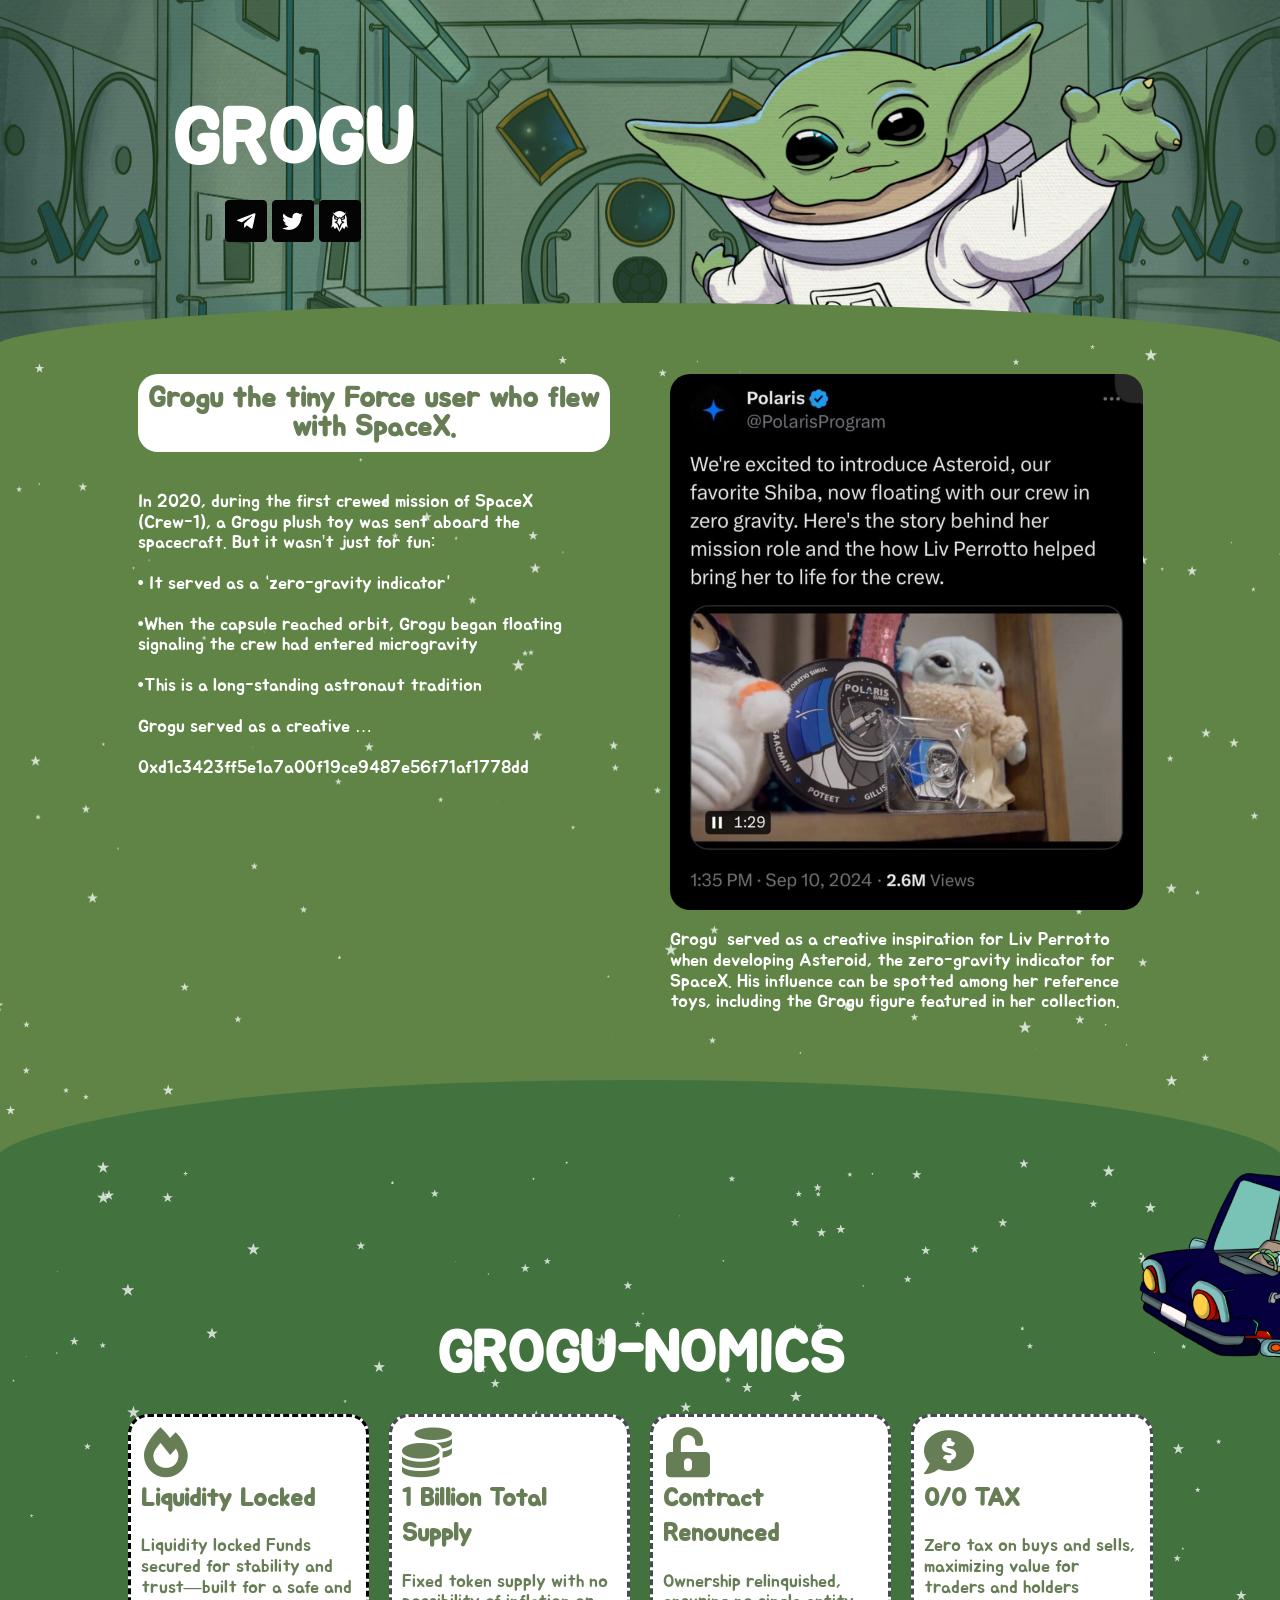
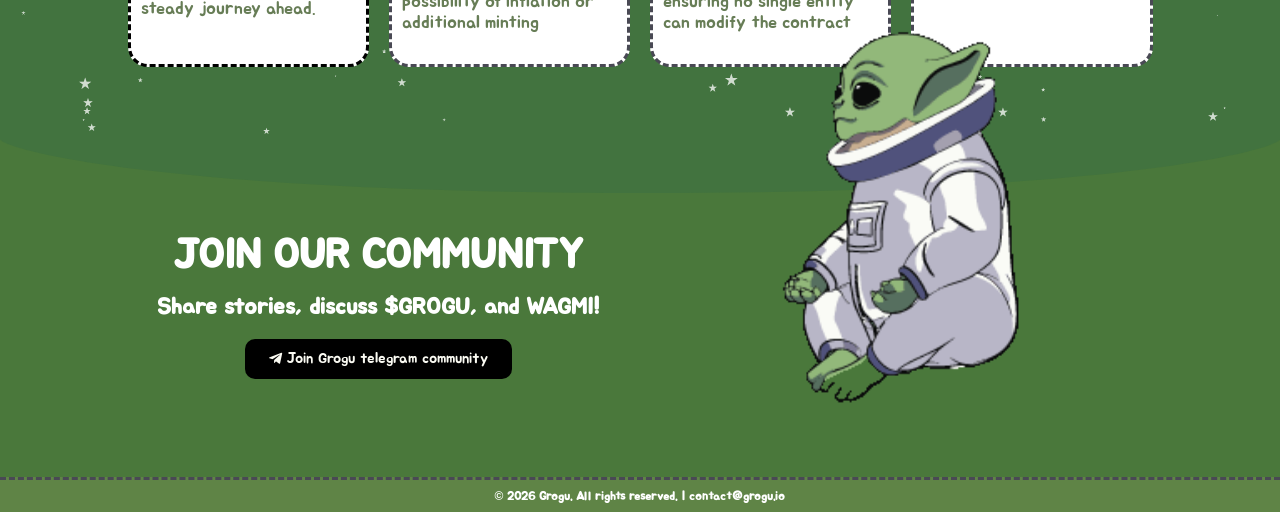
<file: index.html>
<!DOCTYPE html>
<html lang="en-US">
  <head>
    <meta charset="UTF-8" />
    <meta
      name="viewport"
      content="width=device-width, initial-scale=1.0, viewport-fit=cover"
    />
    <title>
      GROGU &#8211; Grogu the tiny Force user who flew with SpaceX. ​
    </title>
    <meta name="robots" content="max-image-preview:large" />
    <link rel="dns-prefetch" href="//fonts.googleapis.com" />
    <link
      rel="alternate"
      type="application/rss+xml"
      title="GROGU &raquo; Feed"
      href="/feed/"
    />
    <link
      rel="alternate"
      type="application/rss+xml"
      title="GROGU &raquo; Comments Feed"
      href="/comments/feed/"
    />
    <link
      rel="alternate"
      title="oEmbed (JSON)"
      type="application/json+oembed"
      href="/wp-json/oembed/1.0/embed?url=https%3A%2F%2Fgrogu.io%2F"
    />
    <link
      rel="alternate"
      title="oEmbed (XML)"
      type="text/xml+oembed"
      href="/wp-json/oembed/1.0/embed?url=https%3A%2F%2Fgrogu.io%2F&#038;format=xml"
    />
    <style id="wp-img-auto-sizes-contain-inline-css" type="text/css">
      img:is([sizes="auto" i], [sizes^="auto," i]) {
        contain-intrinsic-size: 3000px 1500px;
      }
      /*# sourceURL=wp-img-auto-sizes-contain-inline-css */
    </style>
    <!-- <link rel='stylesheet' id='sina-morphing-anim-css' href='/wp-content/plugins/sina-extension-for-elementor/assets/css/sina-morphing.min.css?ver=3.4.2' type='text/css' media='all' /> -->
    <link
      rel="stylesheet"
      type="text/css"
      href="/wp-content/cache/wpfc-minified/qwmqll9d/du070.css"
      media="all"
    />
    <style id="wp-emoji-styles-inline-css" type="text/css">
      img.wp-smiley,
      img.emoji {
        display: inline !important;
        border: none !important;
        box-shadow: none !important;
        height: 1em !important;
        width: 1em !important;
        margin: 0 0.07em !important;
        vertical-align: -0.1em !important;
        background: none !important;
        padding: 0 !important;
      }
      /*# sourceURL=wp-emoji-styles-inline-css */
    </style>
    <!-- <link rel='stylesheet' id='wp-block-library-css' href='/wp-includes/css/dist/block-library/style.min.css?ver=6.9.1' type='text/css' media='all' /> -->
    <!-- <link rel='stylesheet' id='sfhg_iframe_style-css' href='/wp-content/plugins/scoreboard-for-html5-game/css/iframe.css?ver=1.7' type='text/css' media='all' /> -->
    <!-- <link rel='stylesheet' id='qi-addons-for-elementor-grid-style-css' href='/wp-content/plugins/qi-addons-for-elementor/assets/css/grid.min.css?ver=1.7.1' type='text/css' media='all' /> -->
    <!-- <link rel='stylesheet' id='qi-addons-for-elementor-helper-parts-style-css' href='/wp-content/plugins/qi-addons-for-elementor/assets/css/helper-parts.min.css?ver=1.7.1' type='text/css' media='all' /> -->
    <!-- <link rel='stylesheet' id='qi-addons-for-elementor-style-css' href='/wp-content/plugins/qi-addons-for-elementor/assets/css/main.min.css?ver=1.7.1' type='text/css' media='all' /> -->
    <!-- <link rel='stylesheet' id='icofont-css' href='/wp-content/plugins/sina-extension-for-elementor/admin/assets/css/icofont.min.css?ver=3.4.2' type='text/css' media='all' /> -->
    <!-- <link rel='stylesheet' id='font-awesome-css' href='/wp-content/plugins/elementor/assets/lib/font-awesome/css/font-awesome.min.css?ver=4.7.0' type='text/css' media='all' /> -->
    <!-- <link rel='stylesheet' id='gecko-styles-css' href='/wp-content/themes/peepso-theme-gecko/style.css?ver=6.9.1' type='text/css' media='all' /> -->
    <!-- <link rel='stylesheet' id='gecko-icons-css-css' href='/wp-content/themes/peepso-theme-gecko/assets/css/icons.css?ver=6.2.4.0' type='text/css' media='all' /> -->
    <!-- <link rel='stylesheet' id='gecko-css-css' href='/wp-content/themes/peepso-theme-gecko/assets/css/gecko.css?ver=6.2.4.0' type='text/css' media='all' /> -->
    <link
      rel="stylesheet"
      type="text/css"
      href="/wp-content/cache/wpfc-minified/6zrgih2x/du070.css"
      media="all"
    />
    <style id="gecko-css-inline-css" type="text/css">
      body {
        --COLOR--PRIMARY: #6271eb;
        --COLOR--PRIMARY--SHADE: #bfc5f1;
        --COLOR--PRIMARY--LIGHT: #8e99f1;
        --COLOR--PRIMARY--ULTRALIGHT: #e9ebfa;
        --COLOR--PRIMARY--DARK: #4e5bc5;
        --COLOR--ALT: #27b194;
        --COLOR--ALT--LIGHT: #60d6bd;
        --COLOR--ALT--DARK: #199c80;
        --COLOR--GRADIENT--DEG: 0deg;
        --COLOR--GRADIENT--ONE: var(--COLOR--PRIMARY--LIGHT);
        --COLOR--GRADIENT--TWO: var(--COLOR--ALT--LIGHT);
        --COLOR--GRADIENT--TEXT: #fff;
        --COLOR--GRADIENT--LINKS: rgba(255, 255, 255, 0.8);
        --COLOR--GRADIENT--LINKS--HOVER: #fff;
        --COLOR--GRADIENT: linear-gradient(
          var(--COLOR--GRADIENT--DEG),
          var(--COLOR--GRADIENT--ONE) 0%,
          var(--COLOR--GRADIENT--TWO) 100%
        );
        --COLOR--INFO: #0085ff;
        --COLOR--INFO--LIGHT: #bbdefb;
        --COLOR--INFO--ULTRALIGHT: #e3f2fd;
        --COLOR--INFO--DARK: #016df7;
        --COLOR--SUCCESS: #66bb6a;
        --COLOR--SUCCESS--LIGHT: #c8e6c9;
        --COLOR--SUCCESS--ULTRALIGHT: #e8f5e9;
        --COLOR--SUCCESS--DARK: #4caf50;
        --COLOR--WARNING: #ffa726;
        --COLOR--WARNING--LIGHT: #ffe0b2;
        --COLOR--WARNING--ULTRALIGHT: #fff3e0;
        --COLOR--WARNING--DARK: #f57c00;
        --COLOR--ABORT: #e53935;
        --COLOR--ABORT--LIGHT: #ffcdd2;
        --COLOR--ABORT--ULTRALIGHT: #ffebee;
        --COLOR--ABORT--DARK: #d32f2f;
        --FONT-SIZE: 18px;
        --LINE-HEIGHT: 1.4;
        --BORDER-RADIUS: 8px;
        --COLOR--APP: #fff;
        --COLOR--APP--GRAY: #f8f9fb;
        --COLOR--APP--LIGHTGRAY: #fbfbfb;
        --COLOR--APP--DARKGRAY: #eceff4;
        --COLOR--APP--DARK: #46494f;
        --COLOR--APP--DARKER: #202124;
        --COLOR--TEXT: #494954;
        --COLOR--TEXT--LIGHT: #91919d;
        --COLOR--TEXT--LIGHTEN: #b0b0b9;
        --COLOR--TEXT--INVERT: #fff;
        --COLOR--HEADING: #333;
        --COLOR--LINK: var(--COLOR--PRIMARY);
        --COLOR--LINK-HOVER: var(--COLOR--PRIMARY--DARK);
        --COLOR--LINK-FOCUS: var(--COLOR--PRIMARY--DARK);
        --DIVIDER: rgba(70, 77, 87, 0.15);
        --DIVIDER--LIGHT: rgba(70, 77, 87, 0.1);
        --DIVIDER--LIGHTEN: rgba(18, 38, 65, 0.0901);
        --DIVIDER--DARK: rgba(70, 77, 87, 0.25);
        --DIVIDER--R: rgba(255, 255, 255, 0.1);
        --DIVIDER--R--LIGHT: rgba(255, 255, 255, 0.05);
        --BOX-SHADOW-DIS: 0px;
        --BOX-SHADOW-BLUR: 0px;
        --BOX-SHADOW-THICKNESS: 1px;
        --BOX-SHADOW-COLOR: rgba(18, 38, 65, 0.0901);
        --BOX-SHADOW--HARD: 0 var(--BOX-SHADOW-DIS) var(--BOX-SHADOW-BLUR)
          var(--BOX-SHADOW-THICKNESS) var(--BOX-SHADOW-COLOR);
        --c-gc-layout-width: 1280px;
        --c-gc-main-column: 2fr;
        --c-gc-main-column-maxwidth: 100%;
        --c-gc-layout-gap: 20px;
        --c-gc-header-height: 80px;
        --c-gc-header-bg: var(--COLOR--APP);
        --c-gc-header-text-color: var(--COLOR--TEXT--LIGHT);
        --c-gc-header-link-color: var(--COLOR--TEXT--LIGHT);
        --c-gc-header-link-color-hover: var(--COLOR--TEXT);
        --c-gc-header-link-active-indicator: var(--COLOR--PRIMARY);
        --c-gc-header-font-size: 100%;
        --c-gc-header-sticky: fixed;
        --c-gc-header-sticky-mobile: fixed;
        --c-gc-header-menu-align: flex-start;
        --c-gc-header-menu-font-size: 90%;
        --c-gc-header-logo-color: #333;
        --c-gc-header-tagline-color: #555;
        --c-gc-header-logo-height: 60px;
        --c-gc-header-logo-height-mobile: 60px;
        --c-gc-header-tagline-font-size: 90%;
        --c-gc-header-sidebar-bg: var(--COLOR--APP);
        --c-gc-header-sidebar-overlay-bg: var(--COLOR--APP);
        --c-gc-header-sidebar-close-color: var(--COLOR--HEADING);
        --c-gc-header-sidebar-arrow-color: var(--COLOR--TEXT--LIGHT);
        --c-gc-header-sidebar-logo-height: 60px;
        --c-gc-header-sidebar-logo-bg: var(--COLOR--APP);
        --c-gc-header-sidebar-logo-text-color: var(--COLOR--HEADING);
        --c-gc-header-sidebar-logo-font-size: 150%;
        --c-gc-header-sidebar-menu-links-color: var(--COLOR--TEXT);
        --c-gc-header-sidebar-menu-active-link-color: var(--COLOR--PRIMARY);
        --c-gc-header-sidebar-menu-active-indicator-color: var(
          --COLOR--PRIMARY
        );
        --c-gc-header-sidebar-menu-bg: var(--COLOR--APP);
        --c-gc-header-sidebar-menu-font-size: 100%;
        --c-gc-header-sidebar-above-menu-text-color: var(--COLOR--TEXT);
        --c-gc-header-sidebar-above-menu-links-color: var(--COLOR--LINK);
        --c-gc-header-sidebar-above-menu-bg: var(--COLOR--APP);
        --c-gc-header-sidebar-under-menu-text-color: var(--COLOR--TEXT);
        --c-gc-header-sidebar-under-menu-links-color: var(--COLOR--LINK);
        --c-gc-header-sidebar-under-menu-bg: var(--COLOR--APP);
        --c-gc-header-search-vis: block;
        --c-gc-header-search-vis-mobile: block;
        --c-gc-footer-col: 4;
        --c-gc-footer-bg: var(--COLOR--APP);
        --c-gc-footer-text-color: var(--COLOR--TEXT);
        --c-gc-footer-text-color-light: var(--COLOR--TEXT--LIGHT);
        --c-gc-footer-links-color: var(--COLOR--LINK);
        --c-gc-footer-links-color-hover: var(--COLOR--LINK-HOVER);
        --c-gc-footer-widgets-vis: grid;
        --c-gc-footer-widgets-vis-mobile: block;
        --c-gc-sidebar-left-width: 1fr;
        --c-gc-sidebar-right-width: 1fr;
        --c-gc-sidebar-widgets-gap: 20px;
        --c-gc-post-image-max-height: 100%;
        --c-gc-blog-image-max-height: 100%;
        --c-gc-landing-footer-widgets-vis: none;
        --c-gc-landing-footer-social-widgets-vis: none;
        --c-gc-sidenav-menu-icon: var(--GC-COLOR--TEXT);
        --c-gc-sidenav-menu-icon-hover: var(--GC-COLOR--PRIMARY);
        --c-gc-sidenav-menu-icon-bg-hover: var(--COLOR--PRIMARY--ULTRALIGHT);
        --c-gc-body-bg-image-fixed: unset;
        --c-gc-body-bg-image-size: auto;
        --c-gc-body-bg-image-repeat: no-repeat;
        --c-gc-widgets-top-col: 4;
        --c-gc-widgets-bottom-col: 4;
        --c-gc-widgets-top-vis: block;
        --c-gc-widgets-top-vis-mobile: block;
        --c-gc-widgets-bottom-vis: block;
        --c-gc-widgets-bottom-vis-mobile: block;
        --c-gc-widgets-above-content-vis: block;
        --c-gc-widgets-above-content-vis-mobile: block;
        --c-gc-widgets-under-content-vis: block;
        --c-gc-widgets-under-content-vis-mobile: block;
        --c-gc-widget-bg: var(--COLOR--APP);
        --c-gc-widget-text-color: var(--COLOR--TEXT);
        --c-gc-sticky-bar-under-bg: var(--COLOR--APP);
        --c-gc-sticky-bar-under-text-color: var(--COLOR--TEXT--LIGHT);
        --c-gc-sticky-bar-under-link-color: var(--COLOR--TEXT);
        --c-gc-sticky-bar-under-link-color-hover: var(--COLOR--TEXT--LIGHT);
        --c-gc-sticky-bar-under-font-size: 100%;
        --c-gc-sticky-bar-under-add-padd: 0;
        --c-gc-sticky-bar-under-vis: block;
        --c-gc-sticky-bar-under-vis-mobile: block;
        --c-gc-sticky-bar-above-bg: var(--COLOR--APP);
        --c-gc-sticky-bar-above-text-color: var(--COLOR--TEXT--LIGHT);
        --c-gc-sticky-bar-above-link-color: var(--COLOR--TEXT);
        --c-gc-sticky-bar-above-link-color-hover: var(--COLOR--TEXT--LIGHT);
        --c-gc-sticky-bar-above-font-size: 100%;
        --c-gc-sticky-bar-above-add-padd: 0;
        --c-gc-sticky-bar-above-vis: block;
        --c-gc-sticky-bar-above-vis-mobile: block;
        --c-gc-sticky-bar-mobile-bg: var(--COLOR--APP);
        --c-gc-sticky-bar-mobile-text-color: var(--COLOR--TEXT--LIGHT);
        --c-gc-sticky-bar-mobile-link-color: var(--COLOR--TEXT);
        --c-gc-sticky-bar-mobile-link-color-hover: var(--COLOR--TEXT--LIGHT);
        --c-gc-sticky-bar-mobile-font-size: 100%;
        --c-gc-sticky-bar-mobile-add-padd: 0;
        --s-widget--gradient-deg: var(--COLOR--GRADIENT--DEG);
        --s-widget--gradient-bg: var(--COLOR--GRADIENT--ONE);
        --s-widget--gradient-bg-2: var(--COLOR--GRADIENT--TWO);
        --s-widget--gradient-text: var(--COLOR--GRADIENT--TEXT);
        --s-widget--gradient-links: var(--COLOR--GRADIENT--LINKS);
        --s-widget--gradient-links-hover: var(--COLOR--GRADIENT--LINKS--HOVER);
        --c-gc-show-page-title: none;
        --c-ps-avatar-style: 100%;
        --c-gc-body-bg: #f5f8fc;
        --GC-FONT-FAMILY: "Rubik";
        --c-ps-post-gap: 20px;
        --c-ps-post-bg: var(--COLOR--APP);
        --c-ps-post-text-color: var(--COLOR--TEXT);
        --c-ps-post-text-color-light: var(--COLOR--TEXT--LIGHT);
        --c-ps-post-font-size: 16px;
        --c-ps-post-pinned-border-color: var(--COLOR--PRIMARY--LIGHT);
        --c-ps-post-pinned-border-size: 3px;
        --c-ps-post-pinned-text-color: var(--COLOR--PRIMARY--LIGHT);
        --c-ps-post-photo-width: auto;
        --c-ps-post-photo-limit-width: 100%;
        --c-ps-post-photo-height: 500px;
        --c-ps-post-gallery-width: 100%;
        --c-ps-post-attachment-bg: var(--COLOR--APP--GRAY);
        --c-ps-btn-bg: var(--COLOR--APP--GRAY);
        --c-ps-btn-color: var(--COLOR--TEXT);
        --c-ps-btn-bg-hover: var(--COLOR--APP--DARKGRAY);
        --c-ps-btn-color-hover: var(--COLOR--TEXT);
        --c-ps-btn-action-bg: var(--COLOR--PRIMARY);
        --c-ps-btn-action-color: #fff;
        --c-ps-btn-action-bg-hover: var(--COLOR--PRIMARY--DARK);
        --c-ps-btn-action-color-hover: #fff;
        --c-ps-navbar-bg: var(--COLOR--APP);
        --c-ps-navbar-links-color: var(--COLOR--TEXT--LIGHT);
        --c-ps-navbar-links-color-hover: var(--COLOR--TEXT);
        --c-ps-navbar-font-size: 14px;
        --c-ps-navbar-icons-size: 16px;
        --c-ps-postbox-bg: var(--COLOR--APP);
        --c-ps-postbox-text-color: var(--COLOR--TEXT);
        --c-ps-postbox-text-color-light: var(--COLOR--TEXT--LIGHT);
        --c-ps-postbox-icons-color: var(--c-ps-postbox-text-color-light);
        --c-ps-postbox-icons-active-color: var(--COLOR--PRIMARY--LIGHT);
        --c-ps-postbox-type-bg: #f3f4f5;
        --c-ps-postbox-type-bg-hover: #ecedee;
        --c-ps-postbox-type-icons-active-color: var(
          --c-ps-postbox-icons-active-color
        );
        --c-ps-postbox-separator-color: var(--DIVIDER--LIGHT);
        --c-ps-postbox-dropdown-bg: var(--COLOR--APP);
        --c-ps-postbox-dropdown-bg-light: var(--COLOR--APP--GRAY);
        --c-ps-postbox-dropdown-text-color: var(--COLOR--TEXT);
        --c-ps-postbox-dropdown-icon-color: var(--COLOR--TEXT--LIGHT);
        --c-ps-checkbox-border: rgba(0, 0, 0, 0.1);
        --c-ps-profile-cover-height: 40%;
        --c-ps-profile-avatar-size: 160px;
        --c-ps-group-focus-cover-height: 40%;
        --c-ps-group-focus-avatar-size: 160px;
        --c-ps-bubble-bg: #ffa726;
        --c-ps-bubble-color: #fff;
        --c-ps-notification-unread-bg: var(--COLOR--PRIMARY--ULTRALIGHT);
        --c-ps-chat-window-notif-bg: var(--COLOR--WARNING);
        --c-ps-chat-message-bg: var(--COLOR--APP--DARKGRAY);
        --c-ps-chat-message-text-color: var(--COLOR--TEXT);
        --c-ps-chat-message-bg-me: var(--COLOR--PRIMARY);
        --c-ps-chat-message-text-color-me: #fff;
        --c-ps-poll-item-color: var(--COLOR--TEXT);
        --c-ps-poll-item-bg: var(--COLOR--APP--GRAY);
        --c-ps-poll-item-bg-fill: var(--COLOR--PRIMARY--SHADE);
        --c-ps-hashtag-bg: var(--COLOR--PRIMARY--ULTRALIGHT);
        --c-ps-hashtag-color: var(--COLOR--PRIMARY--DARK);
        --c-ps-hashtag-postbox-bg: var(--PS-COLOR--PRIMARY--LIGHT);
        --c-ps-hashtag-postbox-color: #fff;
        --c-ps-landing-background-color: var(--COLOR--APP--GRAY);
        --c-ps-landing-image-height-mobile: 60%;
        --c-ps-landing-image-position-mobile: center;
        --c-ps-landing-image-size-mobile: cover;
        --c-ps-landing-image-repeat-mobile: no-repeat;
        --c-ps-landing-image-height: 40%;
        --c-ps-landing-image-position: center;
        --c-ps-landing-image-size: cover;
        --c-ps-landing-image-repeat: no-repeat;
      }
      /*# sourceURL=gecko-css-inline-css */
    </style>
    <link
      rel="stylesheet"
      id="gecko-css-font-css"
      href="https://fonts.googleapis.com/css2?family=Rubik%3Awght%40400%3B500%3B700&#038;display=swap&#038;ver=6.2.4.0"
      type="text/css"
      media="all"
    />
    <!-- <link rel='stylesheet' id='elementor-icons-css' href='/wp-content/plugins/elementor/assets/lib/eicons/css/elementor-icons.min.css?ver=5.15.0' type='text/css' media='all' /> -->
    <link
      rel="stylesheet"
      type="text/css"
      href="/wp-content/cache/wpfc-minified/31fnhth1/du070.css"
      media="all"
    />
    <style id="elementor-icons-inline-css" type="text/css">
      .elementor-add-new-section .elementor-add-templately-promo-button {
        background-color: #5d4fff;
        background-image: url(/wp-content/plugins/essential-addons-for-elementor-lite/assets/admin/images/templately/logo-icon.svg);
        background-repeat: no-repeat;
        background-position: center center;
        position: relative;
      }
      .elementor-add-new-section .elementor-add-templately-promo-button > i {
        height: 12px;
      }
      body .elementor-add-new-section .elementor-add-section-area-button {
        margin-left: 0;
      }
      .elementor-add-new-section .elementor-add-templately-promo-button {
        background-color: #5d4fff;
        background-image: url(/wp-content/plugins/essential-addons-for-elementor-lite/assets/admin/images/templately/logo-icon.svg);
        background-repeat: no-repeat;
        background-position: center center;
        position: relative;
      }
      .elementor-add-new-section .elementor-add-templately-promo-button > i {
        height: 12px;
      }
      body .elementor-add-new-section .elementor-add-section-area-button {
        margin-left: 0;
      }
      /*# sourceURL=elementor-icons-inline-css */
    </style>
    <!-- <link rel='stylesheet' id='elementor-frontend-legacy-css' href='/wp-content/uploads/elementor/css/custom-frontend-legacy.min.css?ver=3.6.7' type='text/css' media='all' /> -->
    <!-- <link rel='stylesheet' id='elementor-frontend-css' href='/wp-content/uploads/elementor/css/custom-frontend-lite.min.css?ver=1776716254' type='text/css' media='all' /> -->
    <link
      rel="stylesheet"
      type="text/css"
      href="/wp-content/cache/wpfc-minified/jzxj6ru4/du070.css"
      media="all"
    />
    <style id="elementor-frontend-inline-css" type="text/css">
      .elementor-kit-7 {
        --e-global-color-primary: #000000;
        --e-global-color-secondary: #f7eefa;
        --e-global-color-text: #fffae8;
        --e-global-color-accent: #75af70;
        --e-global-color-d2db26b: #ffffff;
        --e-global-color-46699cb: #fcfcf2;
        --e-global-color-aaf7ace: #cde8df;
        --e-global-color-eb08b9f: #75af7000;
        --e-global-color-4bd4adf: #f0ef5d;
        --e-global-typography-primary-font-family: "DM Serif Display";
        --e-global-typography-primary-font-size: 75px;
        --e-global-typography-primary-font-weight: 500;
        --e-global-typography-primary-text-transform: none;
        --e-global-typography-primary-font-style: normal;
        --e-global-typography-primary-text-decoration: none;
        --e-global-typography-primary-line-height: 1.1em;
        --e-global-typography-primary-letter-spacing: -3px;
        word-spacing: 0em;
        --e-global-typography-secondary-font-family: "Poppins";
        --e-global-typography-secondary-font-size: 30px;
        --e-global-typography-secondary-font-weight: 500;
        --e-global-typography-secondary-text-transform: none;
        --e-global-typography-secondary-font-style: normal;
        --e-global-typography-secondary-text-decoration: none;
        --e-global-typography-secondary-line-height: 1.1em;
        --e-global-typography-secondary-letter-spacing: -0.5px;
        --e-global-typography-text-font-family: "Ranchers";
        --e-global-typography-text-font-size: 16px;
        --e-global-typography-text-font-weight: 300;
        --e-global-typography-text-text-transform: none;
        --e-global-typography-text-font-style: normal;
        --e-global-typography-text-text-decoration: none;
        --e-global-typography-text-line-height: 1.5em;
        --e-global-typography-text-letter-spacing: 0px;
        --e-global-typography-accent-font-family: "Poppins";
        --e-global-typography-accent-font-size: 16px;
        --e-global-typography-accent-font-weight: 500;
        --e-global-typography-accent-text-transform: uppercase;
        --e-global-typography-accent-font-style: normal;
        --e-global-typography-accent-text-decoration: none;
        --e-global-typography-accent-line-height: 1em;
        --e-global-typography-accent-letter-spacing: 0px;
        --e-global-typography-8a15c56-font-family: "Poppins";
        --e-global-typography-8a15c56-font-size: 22px;
        --e-global-typography-8a15c56-font-weight: 300;
        --e-global-typography-8a15c56-text-transform: capitalize;
        --e-global-typography-8a15c56-font-style: normal;
        --e-global-typography-8a15c56-text-decoration: none;
        --e-global-typography-8a15c56-line-height: 1.5em;
        --e-global-typography-8a15c56-letter-spacing: 0px;
        --e-global-typography-98e2fe4-font-family: "DM Sans";
        --e-global-typography-98e2fe4-font-size: 100px;
        --e-global-typography-98e2fe4-font-weight: 500;
        --e-global-typography-98e2fe4-text-transform: none;
        --e-global-typography-98e2fe4-font-style: normal;
        --e-global-typography-98e2fe4-text-decoration: none;
        --e-global-typography-98e2fe4-line-height: 1em;
        --e-global-typography-98e2fe4-letter-spacing: -5px;
        --e-global-typography-c767f59-font-family: "Poppins";
        --e-global-typography-c767f59-font-size: 14px;
        --e-global-typography-c767f59-font-weight: 300;
        --e-global-typography-c767f59-text-transform: none;
        --e-global-typography-c767f59-font-style: normal;
        --e-global-typography-c767f59-text-decoration: none;
        --e-global-typography-c767f59-line-height: 1.5em;
        --e-global-typography-c767f59-letter-spacing: 0px;
        --e-global-typography-541e90c-font-family: "DM Sans";
        --e-global-typography-541e90c-font-size: 65px;
        --e-global-typography-541e90c-font-weight: 500;
        --e-global-typography-541e90c-text-transform: none;
        --e-global-typography-541e90c-font-style: normal;
        --e-global-typography-541e90c-text-decoration: none;
        --e-global-typography-541e90c-line-height: 0.9em;
        --e-global-typography-541e90c-letter-spacing: -2px;
        font-family: "Sniglet", Sans-serif;
        background-color: #e3edff;
      }
      .elementor-kit-7 a {
        color: var(--e-global-color-primary);
      }
      .elementor-section.elementor-section-boxed > .elementor-container {
        max-width: 1410px;
      }
      .e-container {
        --container-max-width: 1410px;
      }
       {
      }
      h1.entry-title {
        display: var(--page-title-display);
      }
      @media (max-width: 1024px) {
        .elementor-kit-7 {
          --e-global-typography-primary-font-size: 55px;
          --e-global-typography-secondary-font-size: 24px;
          --e-global-typography-text-font-size: 1px;
          --e-global-typography-accent-font-size: 14px;
          --e-global-typography-8a15c56-font-size: 16px;
          --e-global-typography-98e2fe4-font-size: 68px;
          --e-global-typography-c767f59-font-size: 12px;
          --e-global-typography-541e90c-font-size: 42px;
        }
        .elementor-section.elementor-section-boxed > .elementor-container {
          max-width: 1024px;
        }
        .e-container {
          --container-max-width: 1024px;
        }
      }
      @media (max-width: 767px) {
        .elementor-kit-7 {
          --e-global-typography-primary-font-size: 34px;
          --e-global-typography-primary-letter-spacing: -2px;
          --e-global-typography-secondary-font-size: 22px;
          --e-global-typography-secondary-line-height: 1.4em;
          --e-global-typography-accent-letter-spacing: 0.5px;
          --e-global-typography-98e2fe4-font-size: 42px;
          --e-global-typography-98e2fe4-line-height: 1em;
          --e-global-typography-98e2fe4-letter-spacing: -2px;
          --e-global-typography-541e90c-font-size: 28px;
          --e-global-typography-541e90c-letter-spacing: -2px;
          font-size: 15px;
        }
        .elementor-section.elementor-section-boxed > .elementor-container {
          max-width: 767px;
        }
        .e-container {
          --container-max-width: 767px;
        }
      }
      .elementor-9759
        .elementor-element.elementor-element-3078fdc.ob-is-breaking-bad
        > .elementor-container
        > .elementor-row,
      .elementor-9759
        .elementor-element.elementor-element-3078fdc.ob-is-breaking-bad
        > .elementor-container {
        justify-content: flex-start !important;
        flex-direction: row;
      }
      .elementor-9759
        .elementor-element.elementor-element-3078fdc.ob-is-breaking-bad.ob-bb-inner
        > .elementor-container
        > .elementor-row,
      .elementor-9759
        .elementor-element.elementor-element-3078fdc.ob-is-breaking-bad.ob-bb-inner
        > .elementor-container {
        justify-content: flex-start !important;
        flex-direction: row;
      }
      .elementor-9759
        .elementor-element.elementor-element-3078fdc.ob-is-breaking-bad.ob-is-glider
        > .elementor-container.swiper-container-vertical
        > .elementor-row,
      .elementor-9759
        .elementor-element.elementor-element-3078fdc.ob-is-breaking-bad.ob-is-glider
        > .elementor-container.swiper-container-vertical {
        flex-direction: column;
      }
      .elementor-9759
        .elementor-element.elementor-element-3078fdc.ob-is-breaking-bad.ob-is-glider.ob-bb-inner
        > .elementor-container.swiper-container-vertical
        > .elementor-row,
      .elementor-9759
        .elementor-element.elementor-element-3078fdc.ob-is-breaking-bad.ob-is-glider.ob-bb-inner
        > .elementor-container.swiper-container-vertical {
        flex-direction: column;
      }
      .elementor-9759
        .elementor-element.elementor-element-3078fdc.ob-is-breaking-bad.ob-bb-inner {
        width: 100%;
        flex: unset;
        align-self: inherit;
      }
      .elementor-9759
        .elementor-element.elementor-element-3078fdc:not(.elementor-motion-effects-element-type-background),
      .elementor-9759
        .elementor-element.elementor-element-3078fdc
        > .elementor-motion-effects-container
        > .elementor-motion-effects-layer {
        background-color: #d70909;
        background-image: url("/wp-content/uploads/2026/04/IMG_7463-scaled.jpg");
        background-position: center center;
        background-repeat: no-repeat;
        background-size: cover;
      }
      .elementor-9759
        .elementor-element.elementor-element-3078fdc
        > .elementor-background-overlay {
        background-color: #366f31;
        opacity: 0.5;
        transition: background 0.3s, border-radius 0.3s, opacity 0.3s;
      }
      .elementor-9759 .elementor-element.elementor-element-3078fdc {
        transition: background 0.3s, border 0.3s, border-radius 0.3s,
          box-shadow 0.3s;
        padding: 0px 0px 0px 0px;
      }
      .elementor-9759
        .elementor-element.elementor-element-3078fdc
        > .elementor-shape-bottom
        .elementor-shape-fill {
        fill: #5f8446;
      }
      .elementor-9759
        .elementor-element.elementor-element-3078fdc
        > .elementor-shape-bottom
        svg {
        width: calc(100% + 1.3px);
        height: 42px;
      }
      .elementor-9759
        .elementor-element.elementor-element-3078fdc
        > .elementor-shape-bottom {
        z-index: 2;
        pointer-events: none;
      }
      .elementor-bc-flex-widget
        .elementor-9759
        .elementor-element.elementor-element-ede9950.elementor-column
        .elementor-column-wrap {
        align-items: center;
      }
      .elementor-9759
        .elementor-element.elementor-element-ede9950.elementor-column.elementor-element[data-element_type="column"]
        > .elementor-column-wrap.elementor-element-populated
        > .elementor-widget-wrap {
        align-content: center;
        align-items: center;
      }
      .elementor-9759
        .elementor-element.elementor-element-ede9950.elementor-column
        > .elementor-column-wrap
        > .elementor-widget-wrap {
        justify-content: center;
      }
      .elementor-9759
        .elementor-element.elementor-element-ede9950.elementor-column {
        align-self: inherit;
        cursor: default;
      }
      .elementor-9759
        .elementor-element.elementor-element-ede9950
        > .elementor-element-populated {
        margin: 0px 0px 0px 0px;
        --e-column-margin-right: 0px;
        --e-column-margin-left: 0px;
      }
      .elementor-9759
        .elementor-element.elementor-element-ede9950
        > .elementor-element-populated
        > .elementor-widget-wrap {
        padding: 0px 0px 0px 0px;
      }
      .elementor-9759 .elementor-element.elementor-element-b3ba072 {
        text-align: center;
      }
      .elementor-9759
        .elementor-element.elementor-element-b3ba072
        .elementor-heading-title {
        color: #ffffff;
        font-family: "Jua", Sans-serif;
        font-size: 78px;
      }
      .elementor-9759 .elementor-element.elementor-element-b3ba072.ob-harakiri {
        writing-mode: inherit;
      }
      .elementor-9759
        .elementor-element.elementor-element-b3ba072.ob-harakiri
        .elementor-heading-title {
        writing-mode: inherit;
        transform: rotate(0deg);
      }
      .elementor-9759
        .elementor-element.elementor-element-b3ba072.ob-harakiri
        .elementor-widget-container
        > div {
        writing-mode: inherit;
        transform: rotate(0deg);
      }
      .elementor-9759
        .elementor-element.elementor-element-b3ba072
        .elementor-widget-container {
        text-indent: 0px;
        mix-blend-mode: inherit;
      }
      .elementor-9759
        .elementor-element.elementor-element-b3ba072
        > .elementor-widget-container {
        margin: 0px 20px 0px 20px;
      }
      .elementor-9759 .elementor-element.elementor-element-c5461cd {
        --grid-template-columns: repeat(0, auto);
        --icon-size: 21px;
        --grid-column-gap: 5px;
        --grid-row-gap: 0px;
      }
      .elementor-9759
        .elementor-element.elementor-element-c5461cd
        .elementor-widget-container {
        text-align: center;
      }
      .elementor-9759
        .elementor-element.elementor-element-c5461cd
        .elementor-social-icon {
        background-color: #040404;
      }
      .elementor-9759
        .elementor-element.elementor-element-c5461cd
        .elementor-social-icon
        i {
        color: #ffffff;
      }
      .elementor-9759
        .elementor-element.elementor-element-c5461cd
        .elementor-social-icon
        svg {
        fill: #ffffff;
      }
      .elementor-9759
        .elementor-element.elementor-element-c5461cd
        > .elementor-widget-container {
        padding: 0px 20px 0px 20px;
      }
      .elementor-bc-flex-widget
        .elementor-9759
        .elementor-element.elementor-element-dab910a.elementor-column
        .elementor-column-wrap {
        align-items: flex-end;
      }
      .elementor-9759
        .elementor-element.elementor-element-dab910a.elementor-column.elementor-element[data-element_type="column"]
        > .elementor-column-wrap.elementor-element-populated
        > .elementor-widget-wrap {
        align-content: flex-end;
        align-items: flex-end;
      }
      .elementor-9759
        .elementor-element.elementor-element-dab910a.elementor-column {
        align-self: inherit;
        cursor: default;
      }
      .elementor-9759
        .elementor-element.elementor-element-dab910a
        > .elementor-element-populated
        > .elementor-widget-wrap {
        padding: 0px 0px 0px 0px;
      }
      .elementor-9759 .elementor-element.elementor-element-86c7f9c img {
        width: 89%;
      }
      .elementor-9759
        .elementor-element.elementor-element-b10edf8
        > .elementor-container {
        max-width: 1065px;
      }
      .elementor-9759 .elementor-element.elementor-element-b10edf8 {
        overflow: hidden;
        transition: background 0.3s, border 0.3s, border-radius 0.3s,
          box-shadow 0.3s;
        padding: 0px 0px 20px 0px;
      }
      .elementor-9759
        .elementor-element.elementor-element-b10edf8.ob-is-breaking-bad
        > .elementor-container
        > .elementor-row,
      .elementor-9759
        .elementor-element.elementor-element-b10edf8.ob-is-breaking-bad
        > .elementor-container {
        justify-content: flex-start !important;
        flex-direction: row;
      }
      .elementor-9759
        .elementor-element.elementor-element-b10edf8.ob-is-breaking-bad.ob-bb-inner
        > .elementor-container
        > .elementor-row,
      .elementor-9759
        .elementor-element.elementor-element-b10edf8.ob-is-breaking-bad.ob-bb-inner
        > .elementor-container {
        justify-content: flex-start !important;
        flex-direction: row;
      }
      .elementor-9759
        .elementor-element.elementor-element-b10edf8.ob-is-breaking-bad.ob-is-glider
        > .elementor-container.swiper-container-vertical
        > .elementor-row,
      .elementor-9759
        .elementor-element.elementor-element-b10edf8.ob-is-breaking-bad.ob-is-glider
        > .elementor-container.swiper-container-vertical {
        flex-direction: column;
      }
      .elementor-9759
        .elementor-element.elementor-element-b10edf8.ob-is-breaking-bad.ob-is-glider.ob-bb-inner
        > .elementor-container.swiper-container-vertical
        > .elementor-row,
      .elementor-9759
        .elementor-element.elementor-element-b10edf8.ob-is-breaking-bad.ob-is-glider.ob-bb-inner
        > .elementor-container.swiper-container-vertical {
        flex-direction: column;
      }
      .elementor-9759
        .elementor-element.elementor-element-b10edf8.ob-is-breaking-bad.ob-bb-inner {
        width: 100%;
        flex: unset;
        align-self: inherit;
      }
      .elementor-9759
        .elementor-element.elementor-element-b10edf8:not(.elementor-motion-effects-element-type-background),
      .elementor-9759
        .elementor-element.elementor-element-b10edf8
        > .elementor-motion-effects-container
        > .elementor-motion-effects-layer {
        background-color: #5f8446;
      }
      .elementor-9759
        .elementor-element.elementor-element-b10edf8
        > .elementor-background-overlay {
        opacity: 0.5;
        transition: background 0.3s, border-radius 0.3s, opacity 0.3s;
      }
      .elementor-9759
        .elementor-element.elementor-element-b10edf8
        > .elementor-shape-bottom
        .elementor-shape-fill {
        fill: #42733f;
      }
      .elementor-9759
        .elementor-element.elementor-element-b10edf8
        > .elementor-shape-bottom
        svg {
        height: 78px;
      }
      .elementor-9759
        .elementor-element.elementor-element-497fb36.elementor-column {
        align-self: inherit;
        cursor: default;
      }
      .elementor-9759 .elementor-element.elementor-element-a3cd3d5 {
        text-align: center;
      }
      .elementor-9759
        .elementor-element.elementor-element-a3cd3d5
        .elementor-heading-title {
        color: #677d56;
        font-family: "Jua", Sans-serif;
        font-size: 29px;
      }
      .elementor-9759 .elementor-element.elementor-element-a3cd3d5.ob-harakiri {
        writing-mode: inherit;
      }
      .elementor-9759
        .elementor-element.elementor-element-a3cd3d5.ob-harakiri
        .elementor-heading-title {
        writing-mode: inherit;
        transform: rotate(0deg);
      }
      .elementor-9759
        .elementor-element.elementor-element-a3cd3d5.ob-harakiri
        .elementor-widget-container
        > div {
        writing-mode: inherit;
        transform: rotate(0deg);
      }
      .elementor-9759
        .elementor-element.elementor-element-a3cd3d5
        .elementor-widget-container {
        text-indent: 0px;
        mix-blend-mode: inherit;
      }
      .elementor-9759
        .elementor-element.elementor-element-a3cd3d5
        > .elementor-widget-container {
        margin: 20px 20px 0px 20px;
        padding: 10px 10px 10px 10px;
        background-color: #ffffff;
        border-radius: 20px 20px 20px 20px;
      }
      .elementor-9759 .elementor-element.elementor-element-fd743f5 {
        color: #ffffff;
        font-family: "Jua", Sans-serif;
      }
      .elementor-9759 .elementor-element.elementor-element-fd743f5.ob-harakiri {
        writing-mode: inherit;
      }
      .elementor-9759
        .elementor-element.elementor-element-fd743f5.ob-harakiri
        .elementor-heading-title {
        writing-mode: inherit;
        transform: rotate(0deg);
      }
      .elementor-9759
        .elementor-element.elementor-element-fd743f5.ob-harakiri
        .elementor-widget-container
        > div {
        writing-mode: inherit;
        transform: rotate(0deg);
      }
      .elementor-9759
        .elementor-element.elementor-element-fd743f5
        .elementor-widget-container {
        text-indent: 0px;
        mix-blend-mode: inherit;
      }
      .elementor-9759
        .elementor-element.elementor-element-fd743f5
        > .elementor-widget-container {
        padding: 20px 20px 20px 20px;
      }
      .elementor-9759
        .elementor-element.elementor-element-719da09
        > .elementor-widget-container {
        border-radius: 20px 20px 20px 20px;
      }
      .elementor-9759
        .elementor-element.elementor-element-28e80ec.elementor-column {
        align-self: inherit;
        cursor: default;
      }
      .elementor-9759 .elementor-element.elementor-element-2809f47 img {
        border-radius: 20px 20px 20px 20px;
      }
      .elementor-9759
        .elementor-element.elementor-element-2809f47
        > .elementor-widget-container {
        margin: 20px 20px 20px 20px;
      }
      .elementor-9759 .elementor-element.elementor-element-8707485 {
        color: #ffffff;
        font-family: "Jua", Sans-serif;
      }
      .elementor-9759 .elementor-element.elementor-element-8707485.ob-harakiri {
        writing-mode: inherit;
      }
      .elementor-9759
        .elementor-element.elementor-element-8707485.ob-harakiri
        .elementor-heading-title {
        writing-mode: inherit;
        transform: rotate(0deg);
      }
      .elementor-9759
        .elementor-element.elementor-element-8707485.ob-harakiri
        .elementor-widget-container
        > div {
        writing-mode: inherit;
        transform: rotate(0deg);
      }
      .elementor-9759
        .elementor-element.elementor-element-8707485
        .elementor-widget-container {
        text-indent: 0px;
        mix-blend-mode: inherit;
      }
      .elementor-9759
        .elementor-element.elementor-element-8707485
        > .elementor-widget-container {
        margin: -40px 0px 0px 0px;
        padding: 20px 20px 20px 20px;
      }
      .elementor-9759
        .elementor-element.elementor-element-c115469
        > .elementor-container {
        max-width: 1065px;
      }
      .elementor-9759 .elementor-element.elementor-element-c115469 {
        overflow: hidden;
        transition: background 0.3s, border 0.3s, border-radius 0.3s,
          box-shadow 0.3s;
      }
      .elementor-9759
        .elementor-element.elementor-element-c115469.ob-is-breaking-bad
        > .elementor-container
        > .elementor-row,
      .elementor-9759
        .elementor-element.elementor-element-c115469.ob-is-breaking-bad
        > .elementor-container {
        justify-content: flex-start !important;
        flex-direction: row;
      }
      .elementor-9759
        .elementor-element.elementor-element-c115469.ob-is-breaking-bad.ob-bb-inner
        > .elementor-container
        > .elementor-row,
      .elementor-9759
        .elementor-element.elementor-element-c115469.ob-is-breaking-bad.ob-bb-inner
        > .elementor-container {
        justify-content: flex-start !important;
        flex-direction: row;
      }
      .elementor-9759
        .elementor-element.elementor-element-c115469.ob-is-breaking-bad.ob-is-glider
        > .elementor-container.swiper-container-vertical
        > .elementor-row,
      .elementor-9759
        .elementor-element.elementor-element-c115469.ob-is-breaking-bad.ob-is-glider
        > .elementor-container.swiper-container-vertical {
        flex-direction: column;
      }
      .elementor-9759
        .elementor-element.elementor-element-c115469.ob-is-breaking-bad.ob-is-glider.ob-bb-inner
        > .elementor-container.swiper-container-vertical
        > .elementor-row,
      .elementor-9759
        .elementor-element.elementor-element-c115469.ob-is-breaking-bad.ob-is-glider.ob-bb-inner
        > .elementor-container.swiper-container-vertical {
        flex-direction: column;
      }
      .elementor-9759
        .elementor-element.elementor-element-c115469.ob-is-breaking-bad.ob-bb-inner {
        width: 100%;
        flex: unset;
        align-self: inherit;
      }
      .elementor-9759
        .elementor-element.elementor-element-c115469:not(.elementor-motion-effects-element-type-background),
      .elementor-9759
        .elementor-element.elementor-element-c115469
        > .elementor-motion-effects-container
        > .elementor-motion-effects-layer {
        background-color: #42733f;
      }
      .elementor-9759
        .elementor-element.elementor-element-c115469
        > .elementor-background-overlay {
        transition: background 0.3s, border-radius 0.3s, opacity 0.3s;
      }
      .elementor-9759
        .elementor-element.elementor-element-91809a9.elementor-column {
        align-self: inherit;
        cursor: default;
      }
      .elementor-9759 .elementor-element.elementor-element-b9b090a {
        width: 42.651%;
        max-width: 42.651%;
        top: -34px;
        z-index: 99999999;
      }
      body:not(.rtl)
        .elementor-9759
        .elementor-element.elementor-element-b9b090a {
        left: 544px;
      }
      body.rtl .elementor-9759 .elementor-element.elementor-element-b9b090a {
        right: 544px;
      }
      .elementor-9759 .elementor-element.elementor-element-7aa1a8a {
        text-align: center;
      }
      .elementor-9759
        .elementor-element.elementor-element-7aa1a8a
        .elementor-heading-title {
        color: #ffffff;
        font-family: "Jua", Sans-serif;
        font-size: 58px;
      }
      .elementor-9759 .elementor-element.elementor-element-7aa1a8a.ob-harakiri {
        writing-mode: inherit;
      }
      .elementor-9759
        .elementor-element.elementor-element-7aa1a8a.ob-harakiri
        .elementor-heading-title {
        writing-mode: inherit;
        transform: rotate(0deg);
      }
      .elementor-9759
        .elementor-element.elementor-element-7aa1a8a.ob-harakiri
        .elementor-widget-container
        > div {
        writing-mode: inherit;
        transform: rotate(0deg);
      }
      .elementor-9759
        .elementor-element.elementor-element-7aa1a8a
        .elementor-widget-container {
        text-indent: 0px;
        mix-blend-mode: inherit;
      }
      .elementor-9759
        .elementor-element.elementor-element-7aa1a8a
        > .elementor-widget-container {
        margin: 159px 0px 0px 0px;
      }
      .elementor-9759
        .elementor-element.elementor-element-b4859b0.ob-is-breaking-bad
        > .elementor-container
        > .elementor-row,
      .elementor-9759
        .elementor-element.elementor-element-b4859b0.ob-is-breaking-bad
        > .elementor-container {
        justify-content: flex-start !important;
        flex-direction: row;
      }
      .elementor-9759
        .elementor-element.elementor-element-b4859b0.ob-is-breaking-bad.ob-bb-inner
        > .elementor-container
        > .elementor-row,
      .elementor-9759
        .elementor-element.elementor-element-b4859b0.ob-is-breaking-bad.ob-bb-inner
        > .elementor-container {
        justify-content: flex-start !important;
        flex-direction: row;
      }
      .elementor-9759
        .elementor-element.elementor-element-b4859b0.ob-is-breaking-bad.ob-is-glider
        > .elementor-container.swiper-container-vertical
        > .elementor-row,
      .elementor-9759
        .elementor-element.elementor-element-b4859b0.ob-is-breaking-bad.ob-is-glider
        > .elementor-container.swiper-container-vertical {
        flex-direction: column;
      }
      .elementor-9759
        .elementor-element.elementor-element-b4859b0.ob-is-breaking-bad.ob-is-glider.ob-bb-inner
        > .elementor-container.swiper-container-vertical
        > .elementor-row,
      .elementor-9759
        .elementor-element.elementor-element-b4859b0.ob-is-breaking-bad.ob-is-glider.ob-bb-inner
        > .elementor-container.swiper-container-vertical {
        flex-direction: column;
      }
      .elementor-9759
        .elementor-element.elementor-element-b4859b0.ob-is-breaking-bad.ob-bb-inner {
        width: 100%;
        flex: unset;
        align-self: inherit;
      }
      .elementor-9759 .elementor-element.elementor-element-b4859b0 {
        padding: 0px 0px 50px 0px;
      }
      .elementor-9759
        .elementor-element.elementor-element-9c467ae.elementor-column {
        align-self: inherit;
        cursor: default;
      }
      .elementor-9759
        .elementor-element.elementor-element-9c467ae:not(.elementor-motion-effects-element-type-background)
        > .elementor-column-wrap,
      .elementor-9759
        .elementor-element.elementor-element-9c467ae
        > .elementor-column-wrap
        > .elementor-motion-effects-container
        > .elementor-motion-effects-layer {
        background-color: #ffffff;
      }
      .elementor-9759
        .elementor-element.elementor-element-9c467ae
        > .elementor-element-populated {
        border-style: dashed;
        border-width: 3px 3px 3px 3px;
        border-color: #000000;
        transition: background 0.3s, border 0.3s, border-radius 0.3s,
          box-shadow 0.3s;
        margin: 10px 10px 10px 10px;
        --e-column-margin-right: 10px;
        --e-column-margin-left: 10px;
      }
      .elementor-9759
        .elementor-element.elementor-element-9c467ae
        > .elementor-element-populated,
      .elementor-9759
        .elementor-element.elementor-element-9c467ae
        > .elementor-element-populated
        > .elementor-background-overlay,
      .elementor-9759
        .elementor-element.elementor-element-9c467ae
        > .elementor-background-slideshow {
        border-radius: 20px 20px 20px 20px;
      }
      .elementor-9759
        .elementor-element.elementor-element-9c467ae
        > .elementor-element-populated
        > .elementor-background-overlay {
        transition: background 0.3s, border-radius 0.3s, opacity 0.3s;
      }
      .elementor-9759
        .elementor-element.elementor-element-f111fc5.elementor-view-stacked
        .elementor-icon {
        background-color: #677d56;
      }
      .elementor-9759
        .elementor-element.elementor-element-f111fc5.elementor-view-framed
        .elementor-icon,
      .elementor-9759
        .elementor-element.elementor-element-f111fc5.elementor-view-default
        .elementor-icon {
        fill: #677d56;
        color: #677d56;
        border-color: #677d56;
      }
      .elementor-9759 .elementor-element.elementor-element-f111fc5 {
        --icon-box-icon-margin: 15px;
      }
      .elementor-9759
        .elementor-element.elementor-element-f111fc5
        .elementor-icon-box-img {
        overflow: hidden;
      }
      .elementor-9759
        .elementor-element.elementor-element-f111fc5
        .elementor-icon-box-title {
        color: #677d56;
      }
      .elementor-9759
        .elementor-element.elementor-element-f111fc5
        .elementor-icon-box-title,
      .elementor-9759
        .elementor-element.elementor-element-f111fc5
        .elementor-icon-box-title
        a {
        font-family: "Jua", Sans-serif;
      }
      .elementor-9759
        .elementor-element.elementor-element-f111fc5
        .elementor-icon-box-description {
        color: #677d56;
        font-family: "Jua", Sans-serif;
      }
      .elementor-9759
        .elementor-element.elementor-element-6b186d4.elementor-column {
        align-self: inherit;
        cursor: default;
      }
      .elementor-9759
        .elementor-element.elementor-element-6b186d4:not(.elementor-motion-effects-element-type-background)
        > .elementor-column-wrap,
      .elementor-9759
        .elementor-element.elementor-element-6b186d4
        > .elementor-column-wrap
        > .elementor-motion-effects-container
        > .elementor-motion-effects-layer {
        background-color: #ffffff;
      }
      .elementor-9759
        .elementor-element.elementor-element-6b186d4
        > .elementor-element-populated {
        border-style: dashed;
        border-width: 3px 3px 3px 3px;
        transition: background 0.3s, border 0.3s, border-radius 0.3s,
          box-shadow 0.3s;
        margin: 10px 10px 10px 10px;
        --e-column-margin-right: 10px;
        --e-column-margin-left: 10px;
      }
      .elementor-9759
        .elementor-element.elementor-element-6b186d4
        > .elementor-element-populated,
      .elementor-9759
        .elementor-element.elementor-element-6b186d4
        > .elementor-element-populated
        > .elementor-background-overlay,
      .elementor-9759
        .elementor-element.elementor-element-6b186d4
        > .elementor-background-slideshow {
        border-radius: 20px 20px 20px 20px;
      }
      .elementor-9759
        .elementor-element.elementor-element-6b186d4
        > .elementor-element-populated
        > .elementor-background-overlay {
        transition: background 0.3s, border-radius 0.3s, opacity 0.3s;
      }
      .elementor-9759
        .elementor-element.elementor-element-d6e3865.elementor-view-stacked
        .elementor-icon {
        background-color: #677d56;
      }
      .elementor-9759
        .elementor-element.elementor-element-d6e3865.elementor-view-framed
        .elementor-icon,
      .elementor-9759
        .elementor-element.elementor-element-d6e3865.elementor-view-default
        .elementor-icon {
        fill: #677d56;
        color: #677d56;
        border-color: #677d56;
      }
      .elementor-9759 .elementor-element.elementor-element-d6e3865 {
        --icon-box-icon-margin: 15px;
      }
      .elementor-9759
        .elementor-element.elementor-element-d6e3865
        .elementor-icon-box-img {
        overflow: hidden;
      }
      .elementor-9759
        .elementor-element.elementor-element-d6e3865
        .elementor-icon-box-title {
        color: #677d56;
      }
      .elementor-9759
        .elementor-element.elementor-element-d6e3865
        .elementor-icon-box-title,
      .elementor-9759
        .elementor-element.elementor-element-d6e3865
        .elementor-icon-box-title
        a {
        font-family: "Jua", Sans-serif;
      }
      .elementor-9759
        .elementor-element.elementor-element-d6e3865
        .elementor-icon-box-description {
        color: #677d56;
        font-family: "Jua", Sans-serif;
      }
      .elementor-9759
        .elementor-element.elementor-element-34c240d.elementor-column {
        align-self: inherit;
        cursor: default;
      }
      .elementor-9759
        .elementor-element.elementor-element-34c240d:not(.elementor-motion-effects-element-type-background)
        > .elementor-column-wrap,
      .elementor-9759
        .elementor-element.elementor-element-34c240d
        > .elementor-column-wrap
        > .elementor-motion-effects-container
        > .elementor-motion-effects-layer {
        background-color: #ffffff;
      }
      .elementor-9759
        .elementor-element.elementor-element-34c240d
        > .elementor-element-populated {
        border-style: dashed;
        border-width: 3px 3px 3px 3px;
        transition: background 0.3s, border 0.3s, border-radius 0.3s,
          box-shadow 0.3s;
        margin: 10px 10px 10px 10px;
        --e-column-margin-right: 10px;
        --e-column-margin-left: 10px;
      }
      .elementor-9759
        .elementor-element.elementor-element-34c240d
        > .elementor-element-populated,
      .elementor-9759
        .elementor-element.elementor-element-34c240d
        > .elementor-element-populated
        > .elementor-background-overlay,
      .elementor-9759
        .elementor-element.elementor-element-34c240d
        > .elementor-background-slideshow {
        border-radius: 20px 20px 20px 20px;
      }
      .elementor-9759
        .elementor-element.elementor-element-34c240d
        > .elementor-element-populated
        > .elementor-background-overlay {
        transition: background 0.3s, border-radius 0.3s, opacity 0.3s;
      }
      .elementor-9759
        .elementor-element.elementor-element-1f42c98.elementor-view-stacked
        .elementor-icon {
        background-color: #677d56;
      }
      .elementor-9759
        .elementor-element.elementor-element-1f42c98.elementor-view-framed
        .elementor-icon,
      .elementor-9759
        .elementor-element.elementor-element-1f42c98.elementor-view-default
        .elementor-icon {
        fill: #677d56;
        color: #677d56;
        border-color: #677d56;
      }
      .elementor-9759 .elementor-element.elementor-element-1f42c98 {
        --icon-box-icon-margin: 15px;
      }
      .elementor-9759
        .elementor-element.elementor-element-1f42c98
        .elementor-icon-box-img {
        overflow: hidden;
      }
      .elementor-9759
        .elementor-element.elementor-element-1f42c98
        .elementor-icon-box-title {
        color: #677d56;
      }
      .elementor-9759
        .elementor-element.elementor-element-1f42c98
        .elementor-icon-box-title,
      .elementor-9759
        .elementor-element.elementor-element-1f42c98
        .elementor-icon-box-title
        a {
        font-family: "Jua", Sans-serif;
      }
      .elementor-9759
        .elementor-element.elementor-element-1f42c98
        .elementor-icon-box-description {
        color: #677d56;
        font-family: "Jua", Sans-serif;
      }
      .elementor-9759
        .elementor-element.elementor-element-dec55c4.elementor-column {
        align-self: inherit;
        cursor: default;
      }
      .elementor-9759
        .elementor-element.elementor-element-dec55c4:not(.elementor-motion-effects-element-type-background)
        > .elementor-column-wrap,
      .elementor-9759
        .elementor-element.elementor-element-dec55c4
        > .elementor-column-wrap
        > .elementor-motion-effects-container
        > .elementor-motion-effects-layer {
        background-color: #ffffff;
      }
      .elementor-9759
        .elementor-element.elementor-element-dec55c4
        > .elementor-element-populated {
        border-style: dashed;
        border-width: 3px 3px 3px 3px;
        transition: background 0.3s, border 0.3s, border-radius 0.3s,
          box-shadow 0.3s;
        margin: 10px 10px 10px 10px;
        --e-column-margin-right: 10px;
        --e-column-margin-left: 10px;
      }
      .elementor-9759
        .elementor-element.elementor-element-dec55c4
        > .elementor-element-populated,
      .elementor-9759
        .elementor-element.elementor-element-dec55c4
        > .elementor-element-populated
        > .elementor-background-overlay,
      .elementor-9759
        .elementor-element.elementor-element-dec55c4
        > .elementor-background-slideshow {
        border-radius: 20px 20px 20px 20px;
      }
      .elementor-9759
        .elementor-element.elementor-element-dec55c4
        > .elementor-element-populated
        > .elementor-background-overlay {
        transition: background 0.3s, border-radius 0.3s, opacity 0.3s;
      }
      .elementor-9759
        .elementor-element.elementor-element-b53af32.elementor-view-stacked
        .elementor-icon {
        background-color: #677d56;
      }
      .elementor-9759
        .elementor-element.elementor-element-b53af32.elementor-view-framed
        .elementor-icon,
      .elementor-9759
        .elementor-element.elementor-element-b53af32.elementor-view-default
        .elementor-icon {
        fill: #677d56;
        color: #677d56;
        border-color: #677d56;
      }
      .elementor-9759 .elementor-element.elementor-element-b53af32 {
        --icon-box-icon-margin: 15px;
      }
      .elementor-9759
        .elementor-element.elementor-element-b53af32
        .elementor-icon-box-img {
        overflow: hidden;
      }
      .elementor-9759
        .elementor-element.elementor-element-b53af32
        .elementor-icon-box-title {
        color: #677d56;
      }
      .elementor-9759
        .elementor-element.elementor-element-b53af32
        .elementor-icon-box-title,
      .elementor-9759
        .elementor-element.elementor-element-b53af32
        .elementor-icon-box-title
        a {
        font-family: "Jua", Sans-serif;
      }
      .elementor-9759
        .elementor-element.elementor-element-b53af32
        .elementor-icon-box-description {
        color: #677d56;
        font-family: "Jua", Sans-serif;
      }
      .elementor-9759
        .elementor-element.elementor-element-c98fb6e
        > .elementor-container {
        max-width: 1065px;
      }
      .elementor-9759
        .elementor-element.elementor-element-c98fb6e.ob-is-breaking-bad
        > .elementor-container
        > .elementor-row,
      .elementor-9759
        .elementor-element.elementor-element-c98fb6e.ob-is-breaking-bad
        > .elementor-container {
        justify-content: flex-start !important;
        flex-direction: row;
      }
      .elementor-9759
        .elementor-element.elementor-element-c98fb6e.ob-is-breaking-bad.ob-bb-inner
        > .elementor-container
        > .elementor-row,
      .elementor-9759
        .elementor-element.elementor-element-c98fb6e.ob-is-breaking-bad.ob-bb-inner
        > .elementor-container {
        justify-content: flex-start !important;
        flex-direction: row;
      }
      .elementor-9759
        .elementor-element.elementor-element-c98fb6e.ob-is-breaking-bad.ob-is-glider
        > .elementor-container.swiper-container-vertical
        > .elementor-row,
      .elementor-9759
        .elementor-element.elementor-element-c98fb6e.ob-is-breaking-bad.ob-is-glider
        > .elementor-container.swiper-container-vertical {
        flex-direction: column;
      }
      .elementor-9759
        .elementor-element.elementor-element-c98fb6e.ob-is-breaking-bad.ob-is-glider.ob-bb-inner
        > .elementor-container.swiper-container-vertical
        > .elementor-row,
      .elementor-9759
        .elementor-element.elementor-element-c98fb6e.ob-is-breaking-bad.ob-is-glider.ob-bb-inner
        > .elementor-container.swiper-container-vertical {
        flex-direction: column;
      }
      .elementor-9759
        .elementor-element.elementor-element-c98fb6e.ob-is-breaking-bad.ob-bb-inner {
        width: 100%;
        flex: unset;
        align-self: inherit;
      }
      .elementor-9759
        .elementor-element.elementor-element-c98fb6e:not(.elementor-motion-effects-element-type-background),
      .elementor-9759
        .elementor-element.elementor-element-c98fb6e
        > .elementor-motion-effects-container
        > .elementor-motion-effects-layer {
        background-color: #5f8446;
        background-image: url("https://erdoubsc.xyz/wp-content/uploads/2026/04/IMG_7463-scaled.jpg");
        background-position: bottom center;
        background-size: cover;
      }
      .elementor-9759
        .elementor-element.elementor-element-c98fb6e
        > .elementor-background-overlay {
        background-color: #366f31;
        opacity: 0.5;
        transition: background 0.3s, border-radius 0.3s, opacity 0.3s;
      }
      .elementor-9759 .elementor-element.elementor-element-c98fb6e {
        transition: background 0.3s, border 0.3s, border-radius 0.3s,
          box-shadow 0.3s;
        padding: 50px 0px 50px 0px;
      }
      .elementor-9759
        .elementor-element.elementor-element-c98fb6e
        > .elementor-shape-top
        .elementor-shape-fill {
        fill: #42733f;
      }
      .elementor-9759
        .elementor-element.elementor-element-c98fb6e
        > .elementor-shape-top
        svg {
        height: 57px;
      }
      .elementor-9759
        .elementor-element.elementor-element-5466bc7.elementor-column {
        align-self: inherit;
        cursor: default;
      }
      .elementor-9759
        .elementor-element.elementor-element-dc0f441.ob-is-breaking-bad
        > .elementor-container
        > .elementor-row,
      .elementor-9759
        .elementor-element.elementor-element-dc0f441.ob-is-breaking-bad
        > .elementor-container {
        justify-content: flex-start !important;
        flex-direction: row;
      }
      .elementor-9759
        .elementor-element.elementor-element-dc0f441.ob-is-breaking-bad.ob-bb-inner
        > .elementor-container
        > .elementor-row,
      .elementor-9759
        .elementor-element.elementor-element-dc0f441.ob-is-breaking-bad.ob-bb-inner
        > .elementor-container {
        justify-content: flex-start !important;
        flex-direction: row;
      }
      .elementor-9759
        .elementor-element.elementor-element-dc0f441.ob-is-breaking-bad.ob-is-glider
        > .elementor-container.swiper-container-vertical
        > .elementor-row,
      .elementor-9759
        .elementor-element.elementor-element-dc0f441.ob-is-breaking-bad.ob-is-glider
        > .elementor-container.swiper-container-vertical {
        flex-direction: column;
      }
      .elementor-9759
        .elementor-element.elementor-element-dc0f441.ob-is-breaking-bad.ob-is-glider.ob-bb-inner
        > .elementor-container.swiper-container-vertical
        > .elementor-row,
      .elementor-9759
        .elementor-element.elementor-element-dc0f441.ob-is-breaking-bad.ob-is-glider.ob-bb-inner
        > .elementor-container.swiper-container-vertical {
        flex-direction: column;
      }
      .elementor-9759
        .elementor-element.elementor-element-dc0f441.ob-is-breaking-bad.ob-bb-inner {
        width: 100%;
        flex: unset;
        align-self: inherit;
      }
      .elementor-bc-flex-widget
        .elementor-9759
        .elementor-element.elementor-element-d0a200e.elementor-column
        .elementor-column-wrap {
        align-items: center;
      }
      .elementor-9759
        .elementor-element.elementor-element-d0a200e.elementor-column.elementor-element[data-element_type="column"]
        > .elementor-column-wrap.elementor-element-populated
        > .elementor-widget-wrap {
        align-content: center;
        align-items: center;
      }
      .elementor-9759
        .elementor-element.elementor-element-d0a200e.elementor-column {
        align-self: inherit;
        cursor: default;
      }
      .elementor-9759 .elementor-element.elementor-element-c72236a {
        text-align: center;
      }
      .elementor-9759
        .elementor-element.elementor-element-c72236a
        .elementor-heading-title {
        color: #ffffff;
        font-family: "Jua", Sans-serif;
        font-size: 41px;
      }
      .elementor-9759 .elementor-element.elementor-element-c72236a.ob-harakiri {
        writing-mode: inherit;
      }
      .elementor-9759
        .elementor-element.elementor-element-c72236a.ob-harakiri
        .elementor-heading-title {
        writing-mode: inherit;
        transform: rotate(0deg);
      }
      .elementor-9759
        .elementor-element.elementor-element-c72236a.ob-harakiri
        .elementor-widget-container
        > div {
        writing-mode: inherit;
        transform: rotate(0deg);
      }
      .elementor-9759
        .elementor-element.elementor-element-c72236a
        .elementor-widget-container {
        text-indent: 0px;
        mix-blend-mode: inherit;
      }
      .elementor-9759
        .elementor-element.elementor-element-c72236a
        > .elementor-widget-container {
        margin: 0px 0px 0px 0px;
      }
      .elementor-9759 .elementor-element.elementor-element-48c6746 {
        text-align: center;
      }
      .elementor-9759
        .elementor-element.elementor-element-48c6746
        .elementor-heading-title {
        color: #ffffff;
        font-family: "Jua", Sans-serif;
        font-size: 23px;
      }
      .elementor-9759 .elementor-element.elementor-element-48c6746.ob-harakiri {
        writing-mode: inherit;
      }
      .elementor-9759
        .elementor-element.elementor-element-48c6746.ob-harakiri
        .elementor-heading-title {
        writing-mode: inherit;
        transform: rotate(0deg);
      }
      .elementor-9759
        .elementor-element.elementor-element-48c6746.ob-harakiri
        .elementor-widget-container
        > div {
        writing-mode: inherit;
        transform: rotate(0deg);
      }
      .elementor-9759
        .elementor-element.elementor-element-48c6746
        .elementor-widget-container {
        text-indent: 0px;
        mix-blend-mode: inherit;
      }
      .elementor-9759
        .elementor-element.elementor-element-48c6746
        > .elementor-widget-container {
        margin: 0px 0px 0px 0px;
      }
      .elementor-9759
        .elementor-element.elementor-element-3d648e2
        .elementor-button {
        font-family: "Jua", Sans-serif;
        fill: #fbfbf3;
        color: #fbfbf3;
        background-color: #000000;
        border-radius: 10px 10px 10px 10px;
      }
      .elementor-9759
        .elementor-element.elementor-element-192aa40.elementor-column {
        align-self: inherit;
        cursor: default;
      }
      .elementor-9759 .elementor-element.elementor-element-4cc8ad5 img {
        width: 61%;
      }
      .elementor-9759
        .elementor-element.elementor-element-4cc8ad5
        > .elementor-widget-container {
        margin: -180px 0px 0px 0px;
      }
      .elementor-9759 .elementor-element.elementor-element-4cc8ad5 {
        z-index: 100;
      }
      .elementor-9759
        .elementor-element.elementor-element-ae2bdf2.ob-is-breaking-bad
        > .elementor-container
        > .elementor-row,
      .elementor-9759
        .elementor-element.elementor-element-ae2bdf2.ob-is-breaking-bad
        > .elementor-container {
        justify-content: flex-start !important;
        flex-direction: row;
      }
      .elementor-9759
        .elementor-element.elementor-element-ae2bdf2.ob-is-breaking-bad.ob-bb-inner
        > .elementor-container
        > .elementor-row,
      .elementor-9759
        .elementor-element.elementor-element-ae2bdf2.ob-is-breaking-bad.ob-bb-inner
        > .elementor-container {
        justify-content: flex-start !important;
        flex-direction: row;
      }
      .elementor-9759
        .elementor-element.elementor-element-ae2bdf2.ob-is-breaking-bad.ob-is-glider
        > .elementor-container.swiper-container-vertical
        > .elementor-row,
      .elementor-9759
        .elementor-element.elementor-element-ae2bdf2.ob-is-breaking-bad.ob-is-glider
        > .elementor-container.swiper-container-vertical {
        flex-direction: column;
      }
      .elementor-9759
        .elementor-element.elementor-element-ae2bdf2.ob-is-breaking-bad.ob-is-glider.ob-bb-inner
        > .elementor-container.swiper-container-vertical
        > .elementor-row,
      .elementor-9759
        .elementor-element.elementor-element-ae2bdf2.ob-is-breaking-bad.ob-is-glider.ob-bb-inner
        > .elementor-container.swiper-container-vertical {
        flex-direction: column;
      }
      .elementor-9759
        .elementor-element.elementor-element-ae2bdf2.ob-is-breaking-bad.ob-bb-inner {
        width: 100%;
        flex: unset;
        align-self: inherit;
      }
      .elementor-9759
        .elementor-element.elementor-element-ae2bdf2:not(.elementor-motion-effects-element-type-background),
      .elementor-9759
        .elementor-element.elementor-element-ae2bdf2
        > .elementor-motion-effects-container
        > .elementor-motion-effects-layer {
        background-color: #5f8446;
      }
      .elementor-9759 .elementor-element.elementor-element-ae2bdf2 {
        border-style: dashed;
        border-width: 03px 0px 0px 0px;
        transition: background 0.3s, border 0.3s, border-radius 0.3s,
          box-shadow 0.3s;
      }
      .elementor-9759
        .elementor-element.elementor-element-ae2bdf2
        > .elementor-background-overlay {
        transition: background 0.3s, border-radius 0.3s, opacity 0.3s;
      }
      .elementor-9759
        .elementor-element.elementor-element-64913ff.elementor-column {
        align-self: inherit;
        cursor: default;
      }
      .elementor-9759 .elementor-element.elementor-element-5011202 {
        text-align: center;
      }
      .elementor-9759
        .elementor-element.elementor-element-5011202
        .elementor-heading-title {
        color: #ffffff;
        font-family: "Jua", Sans-serif;
        font-size: 12px;
      }
      .elementor-9759 .elementor-element.elementor-element-5011202.ob-harakiri {
        writing-mode: inherit;
      }
      .elementor-9759
        .elementor-element.elementor-element-5011202.ob-harakiri
        .elementor-heading-title {
        writing-mode: inherit;
        transform: rotate(0deg);
      }
      .elementor-9759
        .elementor-element.elementor-element-5011202.ob-harakiri
        .elementor-widget-container
        > div {
        writing-mode: inherit;
        transform: rotate(0deg);
      }
      .elementor-9759
        .elementor-element.elementor-element-5011202
        .elementor-widget-container {
        text-indent: 0px;
        mix-blend-mode: inherit;
      }
      .elementor-9759
        .elementor-element.elementor-element-5011202
        > .elementor-widget-container {
        margin: 0px 0px 0px 0px;
      }
      html,
      body {
        overflow-x: auto;
      }
      @media (min-width: 768px) {
        .elementor-9759 .elementor-element.elementor-element-ede9950 {
          width: 45.755%;
        }
        .elementor-9759 .elementor-element.elementor-element-dab910a {
          width: 54.245%;
        }
        .elementor-9759 .elementor-element.elementor-element-d0a200e {
          width: 50%;
        }
        .elementor-9759 .elementor-element.elementor-element-192aa40 {
          width: 50%;
        }
      }
      @media (max-width: 767px) {
        .elementor-9759
          .elementor-element.elementor-element-3078fdc:not(.elementor-motion-effects-element-type-background),
        .elementor-9759
          .elementor-element.elementor-element-3078fdc
          > .elementor-motion-effects-container
          > .elementor-motion-effects-layer {
          background-image: url("/wp-content/uploads/2026/04/IMG_7463-scaled.jpg");
        }
        .elementor-9759
          .elementor-element.elementor-element-3078fdc
          > .elementor-shape-bottom
          svg {
          height: 33px;
        }
        .elementor-9759
          .elementor-element.elementor-element-b3ba072
          > .elementor-widget-container {
          margin: 20px 20px 20px 20px;
        }
        .elementor-9759
          .elementor-element.elementor-element-c5461cd
          .elementor-widget-container {
          text-align: center;
        }
        .elementor-9759
          .elementor-element.elementor-element-dab910a
          > .elementor-element-populated
          > .elementor-widget-wrap {
          padding: 20px 20px 20px 20px;
        }
        .elementor-9759 .elementor-element.elementor-element-86c7f9c img {
          width: 100%;
        }
        .elementor-9759
          .elementor-element.elementor-element-86c7f9c
          > .elementor-widget-container {
          margin: 0px 0px 0px 0px;
          padding: 0px 0px 0px 0px;
        }
        .elementor-9759
          .elementor-element.elementor-element-b10edf8:not(.elementor-motion-effects-element-type-background),
        .elementor-9759
          .elementor-element.elementor-element-b10edf8
          > .elementor-motion-effects-container
          > .elementor-motion-effects-layer {
          background-size: 651px auto;
        }
        .elementor-9759
          .elementor-element.elementor-element-b10edf8
          > .elementor-shape-bottom
          svg {
          height: 35px;
        }
        .elementor-9759 .elementor-element.elementor-element-b10edf8 {
          margin-top: -20px;
          margin-bottom: 0px;
          padding: 20px 20px 20px 20px;
        }
        .elementor-9759
          .elementor-element.elementor-element-497fb36
          > .elementor-element-populated
          > .elementor-widget-wrap {
          padding: 0px 0px 0px 0px;
        }
        .elementor-9759
          .elementor-element.elementor-element-a3cd3d5
          .elementor-heading-title {
          font-size: 21px;
        }
        .elementor-9759
          .elementor-element.elementor-element-a3cd3d5
          > .elementor-widget-container {
          padding: 10px 10px 10px 10px;
        }
        .elementor-9759 .elementor-element.elementor-element-fd743f5 {
          text-align: center;
        }
        .elementor-9759
          .elementor-element.elementor-element-fd743f5
          > .elementor-widget-container {
          padding: 0px 0px 0px 0px;
        }
        .elementor-9759
          .elementor-element.elementor-element-28e80ec
          > .elementor-element-populated
          > .elementor-widget-wrap {
          padding: 0px 0px 0px 0px;
        }
        .elementor-9759
          .elementor-element.elementor-element-2809f47
          > .elementor-widget-container {
          margin: 40px 0px 0px 0px;
        }
        .elementor-9759 .elementor-element.elementor-element-8707485 {
          text-align: center;
        }
        .elementor-9759
          .elementor-element.elementor-element-8707485
          > .elementor-widget-container {
          margin: 0px 0px 0px 0px;
          padding: 0px 0px 0px 0px;
        }
        .elementor-9759 .elementor-element.elementor-element-b9b090a {
          width: 314.391px;
          max-width: 314.391px;
          top: -26px;
        }
        body:not(.rtl)
          .elementor-9759
          .elementor-element.elementor-element-b9b090a {
          left: 65px;
        }
        body.rtl .elementor-9759 .elementor-element.elementor-element-b9b090a {
          right: 65px;
        }
        .elementor-9759
          .elementor-element.elementor-element-7aa1a8a
          .elementor-heading-title {
          font-size: 31px;
        }
        .elementor-9759
          .elementor-element.elementor-element-7aa1a8a
          > .elementor-widget-container {
          margin: 120px 0px 0px 0px;
        }
        .elementor-9759 .elementor-element.elementor-element-9c467ae {
          width: 50%;
        }
        .elementor-9759 .elementor-element.elementor-element-6b186d4 {
          width: 50%;
        }
        .elementor-9759 .elementor-element.elementor-element-34c240d {
          width: 50%;
        }
        .elementor-9759 .elementor-element.elementor-element-dec55c4 {
          width: 50%;
        }
        .elementor-9759
          .elementor-element.elementor-element-c98fb6e:not(.elementor-motion-effects-element-type-background),
        .elementor-9759
          .elementor-element.elementor-element-c98fb6e
          > .elementor-motion-effects-container
          > .elementor-motion-effects-layer {
          background-image: url("/wp-content/uploads/2026/04/IMG_7463-scaled.jpg");
        }
        .elementor-9759
          .elementor-element.elementor-element-c98fb6e
          > .elementor-shape-top
          svg {
          height: 35px;
        }
        .elementor-9759 .elementor-element.elementor-element-c98fb6e {
          padding: 0px 0px 20px 0px;
        }
        .elementor-9759
          .elementor-element.elementor-element-c72236a
          .elementor-heading-title {
          font-size: 25px;
        }
        .elementor-9759
          .elementor-element.elementor-element-48c6746
          .elementor-heading-title {
          font-size: 12px;
        }
        .elementor-9759
          .elementor-element.elementor-element-4cc8ad5
          > .elementor-widget-container {
          margin: 0px 0px 0px 0px;
        }
      }
      /*# sourceURL=elementor-frontend-inline-css */
    </style>
    <!-- <link rel='stylesheet' id='elementor-pro-css' href='/wp-content/plugins/elementor-pro/assets/css/frontend.min.css?ver=3.2.0' type='text/css' media='all' /> -->
    <!-- <link rel='stylesheet' id='ooohboi-steroids-styles-css' href='/wp-content/plugins/ooohboi-steroids-for-elementor/assets/css/main.css?ver=1.9.903072022' type='text/css' media='all' /> -->
    <!-- <link rel='stylesheet' id='swiper-css' href='/wp-content/plugins/qi-addons-for-elementor/assets/plugins/swiper/swiper.min.css?ver=5.4.5' type='text/css' media='all' /> -->
    <!-- <link rel='stylesheet' id='eael-general-css' href='/wp-content/plugins/essential-addons-for-elementor-lite/assets/front-end/css/view/general.min.css?ver=5.8.7' type='text/css' media='all' /> -->
    <link
      rel="stylesheet"
      type="text/css"
      href="/wp-content/cache/wpfc-minified/2mafhz0o/du070.css"
      media="all"
    />
    <link
      rel="stylesheet"
      id="google-fonts-1-css"
      href="https://fonts.googleapis.com/css?family=DM+Serif+Display%3A100%2C100italic%2C200%2C200italic%2C300%2C300italic%2C400%2C400italic%2C500%2C500italic%2C600%2C600italic%2C700%2C700italic%2C800%2C800italic%2C900%2C900italic%7CPoppins%3A100%2C100italic%2C200%2C200italic%2C300%2C300italic%2C400%2C400italic%2C500%2C500italic%2C600%2C600italic%2C700%2C700italic%2C800%2C800italic%2C900%2C900italic%7CRanchers%3A100%2C100italic%2C200%2C200italic%2C300%2C300italic%2C400%2C400italic%2C500%2C500italic%2C600%2C600italic%2C700%2C700italic%2C800%2C800italic%2C900%2C900italic%7CDM+Sans%3A100%2C100italic%2C200%2C200italic%2C300%2C300italic%2C400%2C400italic%2C500%2C500italic%2C600%2C600italic%2C700%2C700italic%2C800%2C800italic%2C900%2C900italic%7CSniglet%3A100%2C100italic%2C200%2C200italic%2C300%2C300italic%2C400%2C400italic%2C500%2C500italic%2C600%2C600italic%2C700%2C700italic%2C800%2C800italic%2C900%2C900italic%7CJua%3A100%2C100italic%2C200%2C200italic%2C300%2C300italic%2C400%2C400italic%2C500%2C500italic%2C600%2C600italic%2C700%2C700italic%2C800%2C800italic%2C900%2C900italic&#038;display=auto&#038;ver=6.9.1"
      type="text/css"
      media="all"
    />
    <!-- <link rel='stylesheet' id='elementor-icons-shared-0-css' href='/wp-content/plugins/elementor/assets/lib/font-awesome/css/fontawesome.min.css?ver=5.15.3' type='text/css' media='all' /> -->
    <!-- <link rel='stylesheet' id='elementor-icons-fa-brands-css' href='/wp-content/plugins/elementor/assets/lib/font-awesome/css/brands.min.css?ver=5.15.3' type='text/css' media='all' /> -->
    <!-- <link rel='stylesheet' id='elementor-icons-fa-solid-css' href='/wp-content/plugins/elementor/assets/lib/font-awesome/css/solid.min.css?ver=5.15.3' type='text/css' media='all' /> -->
    <link
      rel="stylesheet"
      type="text/css"
      href="/wp-content/cache/wpfc-minified/l114nkp4/du070.css"
      media="all"
    />
    <!--n2css-->
    <script
      type="text/javascript"
      src="/wp-includes/js/jquery/jquery.min.js?ver=3.7.1"
      id="jquery-core-js"
    ></script>
    <script
      type="text/javascript"
      src="/wp-includes/js/jquery/jquery-migrate.min.js?ver=3.4.1"
      id="jquery-migrate-js"
    ></script>
    <link rel="https://api.w.org/" href="/wp-json/" />
    <link
      rel="alternate"
      title="JSON"
      type="application/json"
      href="/wp-json/wp/v2/pages/9759"
    />
    <link
      rel="EditURI"
      type="application/rsd+xml"
      title="RSD"
      href="/xmlrpc.php?rsd"
    />
    <meta name="generator" content="WordPress 6.9.1" />
    <link rel="canonical" href="/" />
    <link rel="shortlink" href="/" />
    <!--[if lt IE 9]>
      <script src="/wp-content/themes/peepso-theme-gecko/js/html5.js"></script>
    <![endif]-->
    <link
      rel="icon"
      href="/wp-content/uploads/2022/06/IMG_7447-150x150.jpg"
      sizes="32x32"
    />
    <link
      rel="icon"
      href="/wp-content/uploads/2022/06/IMG_7447-300x300.jpg"
      sizes="192x192"
    />
    <link
      rel="apple-touch-icon"
      href="/wp-content/uploads/2022/06/IMG_7447-300x300.jpg"
    />
    <meta
      name="msapplication-TileImage"
      content="/wp-content/uploads/2022/06/IMG_7447-300x300.jpg"
    />
    <meta
      property="og:image"
      content="/wp-content/uploads/2022/06/IMG_7447.jpg"
    />
  </head>
  <body
    class="home wp-singular page-template page-template-elementor_header_footer page page-id-9759 wp-custom-logo wp-embed-responsive wp-theme-peepso-theme-gecko qodef-qi--no-touch qi-addons-for-elementor-1.7.1 elementor-default elementor-template-full-width elementor-kit-7 elementor-page elementor-page-9759 gc-preset--light"
  >
    <div
      data-elementor-type="wp-page"
      data-elementor-id="9759"
      class="elementor elementor-9759"
    >
      <div class="elementor-inner">
        <div class="elementor-section-wrap">
          <section
            data-particle_enable="false"
            data-particle-mobile-disabled="false"
            class="ob-is-breaking-bad elementor-section elementor-top-section elementor-element elementor-element-3078fdc elementor-section-boxed elementor-section-height-default elementor-section-height-default"
            data-id="3078fdc"
            data-element_type="section"
            data-settings='{"background_background":"classic","shape_divider_bottom":"curve","_ob_bbad_use_it":"yes","_ob_bbad_sssic_use":"no","_ob_glider_is_slider":"no"}'
          >
            <div class="elementor-background-overlay"></div>
            <div
              class="elementor-shape elementor-shape-bottom"
              data-negative="false"
            >
              <svg
                xmlns="http://www.w3.org/2000/svg"
                viewBox="0 0 1000 100"
                preserveAspectRatio="none"
              >
                <path
                  class="elementor-shape-fill"
                  d="M1000,4.3V0H0v4.3C0.9,23.1,126.7,99.2,500,100S1000,22.7,1000,4.3z"
                />
              </svg>
            </div>
            <div class="elementor-container elementor-column-gap-default">
              <div class="elementor-row">
                <div
                  class="elementor-column elementor-col-50 elementor-top-column elementor-element elementor-element-ede9950"
                  data-id="ede9950"
                  data-element_type="column"
                  data-settings='{"_ob_bbad_is_stalker":"no","_ob_teleporter_use":false,"_ob_column_hoveranimator":"no","_ob_column_has_pseudo":"no"}'
                >
                  <div
                    class="elementor-column-wrap elementor-element-populated"
                  >
                    <div class="elementor-widget-wrap">
                      <div
                        class="elementor-element elementor-element-b3ba072 ob-harakiri-inherit ob-has-background-overlay elementor-widget elementor-widget-heading"
                        data-id="b3ba072"
                        data-element_type="widget"
                        data-settings='{"_ob_use_harakiri":"yes","_ob_harakiri_writing_mode":"inherit","_ob_harakiri_text_clip":"none","_ob_perspektive_use":"no","_ob_poopart_use":"yes","_ob_shadough_use":"no","_ob_allow_hoveranimator":"no","_ob_widget_stalker_use":"no"}'
                        data-widget_type="heading.default"
                      >
                        <div class="elementor-widget-container">
                          <style>
                            /*! elementor - v3.6.7 - 03-07-2022 */
                            .elementor-heading-title {
                              padding: 0;
                              margin: 0;
                              line-height: 1;
                            }
                            .elementor-widget-heading
                              .elementor-heading-title[class*="elementor-size-"]
                              > a {
                              color: inherit;
                              font-size: inherit;
                              line-height: inherit;
                            }
                            .elementor-widget-heading
                              .elementor-heading-title.elementor-size-small {
                              font-size: 15px;
                            }
                            .elementor-widget-heading
                              .elementor-heading-title.elementor-size-medium {
                              font-size: 19px;
                            }
                            .elementor-widget-heading
                              .elementor-heading-title.elementor-size-large {
                              font-size: 29px;
                            }
                            .elementor-widget-heading
                              .elementor-heading-title.elementor-size-xl {
                              font-size: 39px;
                            }
                            .elementor-widget-heading
                              .elementor-heading-title.elementor-size-xxl {
                              font-size: 59px;
                            }
                          </style>
                          <h2
                            class="elementor-heading-title elementor-size-default"
                          >
                            GROGU
                          </h2>
                        </div>
                      </div>
                      <div
                        class="elementor-element elementor-element-c5461cd e-grid-align-mobile-center elementor-shape-rounded elementor-grid-0 e-grid-align-center ob-has-background-overlay elementor-widget elementor-widget-social-icons"
                        data-id="c5461cd"
                        data-element_type="widget"
                        data-settings='{"_ob_perspektive_use":"no","_ob_poopart_use":"yes","_ob_shadough_use":"no","_ob_allow_hoveranimator":"no","_ob_widget_stalker_use":"no"}'
                        data-widget_type="social-icons.default"
                      >
                        <div class="elementor-widget-container">
                          <style>
                            /*! elementor - v3.6.7 - 03-07-2022 */
                            .elementor-widget-social-icons.elementor-grid-0
                              .elementor-widget-container,
                            .elementor-widget-social-icons.elementor-grid-mobile-0
                              .elementor-widget-container,
                            .elementor-widget-social-icons.elementor-grid-tablet-0
                              .elementor-widget-container {
                              line-height: 1;
                              font-size: 0;
                            }
                            .elementor-widget-social-icons:not(.elementor-grid-0):not(.elementor-grid-tablet-0):not(.elementor-grid-mobile-0)
                              .elementor-grid {
                              display: inline-grid;
                            }
                            .elementor-widget-social-icons .elementor-grid {
                              grid-column-gap: var(--grid-column-gap, 5px);
                              grid-row-gap: var(--grid-row-gap, 5px);
                              grid-template-columns: var(
                                --grid-template-columns
                              );
                              -webkit-box-pack: var(--justify-content, center);
                              -ms-flex-pack: var(--justify-content, center);
                              justify-content: var(--justify-content, center);
                              justify-items: var(--justify-content, center);
                            }
                            .elementor-icon.elementor-social-icon {
                              font-size: var(--icon-size, 25px);
                              line-height: var(--icon-size, 25px);
                              width: calc(
                                var(--icon-size, 25px) +
                                  (2 * var(--icon-padding, 0.5em))
                              );
                              height: calc(
                                var(--icon-size, 25px) +
                                  (2 * var(--icon-padding, 0.5em))
                              );
                            }
                            .elementor-social-icon {
                              --e-social-icon-icon-color: #fff;
                              display: -webkit-inline-box;
                              display: -ms-inline-flexbox;
                              display: inline-flex;
                              background-color: #818a91;
                              -webkit-box-align: center;
                              -ms-flex-align: center;
                              align-items: center;
                              -webkit-box-pack: center;
                              -ms-flex-pack: center;
                              justify-content: center;
                              text-align: center;
                              cursor: pointer;
                            }
                            .elementor-social-icon i {
                              color: var(--e-social-icon-icon-color);
                            }
                            .elementor-social-icon svg {
                              fill: var(--e-social-icon-icon-color);
                            }
                            .elementor-social-icon:last-child {
                              margin: 0;
                            }
                            .elementor-social-icon:hover {
                              opacity: 0.9;
                              color: #fff;
                            }
                            .elementor-social-icon-android {
                              background-color: #a4c639;
                            }
                            .elementor-social-icon-apple {
                              background-color: #999;
                            }
                            .elementor-social-icon-behance {
                              background-color: #1769ff;
                            }
                            .elementor-social-icon-bitbucket {
                              background-color: #205081;
                            }
                            .elementor-social-icon-codepen {
                              background-color: #000;
                            }
                            .elementor-social-icon-delicious {
                              background-color: #39f;
                            }
                            .elementor-social-icon-deviantart {
                              background-color: #05cc47;
                            }
                            .elementor-social-icon-digg {
                              background-color: #005be2;
                            }
                            .elementor-social-icon-dribbble {
                              background-color: #ea4c89;
                            }
                            .elementor-social-icon-elementor {
                              background-color: #d30c5c;
                            }
                            .elementor-social-icon-envelope {
                              background-color: #ea4335;
                            }
                            .elementor-social-icon-facebook,
                            .elementor-social-icon-facebook-f {
                              background-color: #3b5998;
                            }
                            .elementor-social-icon-flickr {
                              background-color: #0063dc;
                            }
                            .elementor-social-icon-foursquare {
                              background-color: #2d5be3;
                            }
                            .elementor-social-icon-free-code-camp,
                            .elementor-social-icon-freecodecamp {
                              background-color: #006400;
                            }
                            .elementor-social-icon-github {
                              background-color: #333;
                            }
                            .elementor-social-icon-gitlab {
                              background-color: #e24329;
                            }
                            .elementor-social-icon-globe {
                              background-color: #818a91;
                            }
                            .elementor-social-icon-google-plus,
                            .elementor-social-icon-google-plus-g {
                              background-color: #dd4b39;
                            }
                            .elementor-social-icon-houzz {
                              background-color: #7ac142;
                            }
                            .elementor-social-icon-instagram {
                              background-color: #262626;
                            }
                            .elementor-social-icon-jsfiddle {
                              background-color: #487aa2;
                            }
                            .elementor-social-icon-link {
                              background-color: #818a91;
                            }
                            .elementor-social-icon-linkedin,
                            .elementor-social-icon-linkedin-in {
                              background-color: #0077b5;
                            }
                            .elementor-social-icon-medium {
                              background-color: #00ab6b;
                            }
                            .elementor-social-icon-meetup {
                              background-color: #ec1c40;
                            }
                            .elementor-social-icon-mixcloud {
                              background-color: #273a4b;
                            }
                            .elementor-social-icon-odnoklassniki {
                              background-color: #f4731c;
                            }
                            .elementor-social-icon-pinterest {
                              background-color: #bd081c;
                            }
                            .elementor-social-icon-product-hunt {
                              background-color: #da552f;
                            }
                            .elementor-social-icon-reddit {
                              background-color: #ff4500;
                            }
                            .elementor-social-icon-rss {
                              background-color: #f26522;
                            }
                            .elementor-social-icon-shopping-cart {
                              background-color: #4caf50;
                            }
                            .elementor-social-icon-skype {
                              background-color: #00aff0;
                            }
                            .elementor-social-icon-slideshare {
                              background-color: #0077b5;
                            }
                            .elementor-social-icon-snapchat {
                              background-color: #fffc00;
                            }
                            .elementor-social-icon-soundcloud {
                              background-color: #f80;
                            }
                            .elementor-social-icon-spotify {
                              background-color: #2ebd59;
                            }
                            .elementor-social-icon-stack-overflow {
                              background-color: #fe7a15;
                            }
                            .elementor-social-icon-steam {
                              background-color: #00adee;
                            }
                            .elementor-social-icon-stumbleupon {
                              background-color: #eb4924;
                            }
                            .elementor-social-icon-telegram {
                              background-color: #2ca5e0;
                            }
                            .elementor-social-icon-thumb-tack {
                              background-color: #1aa1d8;
                            }
                            .elementor-social-icon-tripadvisor {
                              background-color: #589442;
                            }
                            .elementor-social-icon-tumblr {
                              background-color: #35465c;
                            }
                            .elementor-social-icon-twitch {
                              background-color: #6441a5;
                            }
                            .elementor-social-icon-twitter {
                              background-color: #1da1f2;
                            }
                            .elementor-social-icon-viber {
                              background-color: #665cac;
                            }
                            .elementor-social-icon-vimeo {
                              background-color: #1ab7ea;
                            }
                            .elementor-social-icon-vk {
                              background-color: #45668e;
                            }
                            .elementor-social-icon-weibo {
                              background-color: #dd2430;
                            }
                            .elementor-social-icon-weixin {
                              background-color: #31a918;
                            }
                            .elementor-social-icon-whatsapp {
                              background-color: #25d366;
                            }
                            .elementor-social-icon-wordpress {
                              background-color: #21759b;
                            }
                            .elementor-social-icon-xing {
                              background-color: #026466;
                            }
                            .elementor-social-icon-yelp {
                              background-color: #af0606;
                            }
                            .elementor-social-icon-youtube {
                              background-color: #cd201f;
                            }
                            .elementor-social-icon-500px {
                              background-color: #0099e5;
                            }
                            .elementor-shape-rounded
                              .elementor-icon.elementor-social-icon {
                              border-radius: 10%;
                            }
                            .elementor-shape-circle
                              .elementor-icon.elementor-social-icon {
                              border-radius: 50%;
                            }
                          </style>
                          <div
                            class="elementor-social-icons-wrapper elementor-grid"
                          >
                            <span class="elementor-grid-item">
                              <a
                                href="https://t.me/Grogueth_entry"
                                class="elementor-icon elementor-social-icon elementor-social-icon-telegram-plane elementor-repeater-item-5c3f76b"
                                target="_blank"
                              >
                                <span class="elementor-screen-only"
                                  >Telegram-plane</span
                                >
                                <i class="fab fa-telegram-plane"></i>
                              </a>
                            </span>
                            <span class="elementor-grid-item">
                              <a
                                href="https://x.com/Grogueth_x"
                                class="elementor-icon elementor-social-icon elementor-social-icon-twitter elementor-repeater-item-823e277"
                                target="_blank"
                              >
                                <span class="elementor-screen-only"
                                  >Twitter</span
                                >
                                <i class="fab fa-twitter"></i>
                              </a>
                            </span>
                            <span class="elementor-grid-item">
                              <a
                                href="https://dexscreener.com/ethereum/0xd1c3423ff5e1a7a00f19ce9487e56f71af1778dd"
                                class="elementor-icon elementor-social-icon elementor-social-icon- elementor-repeater-item-318e016"
                                target="_blank"
                              >
                                <img src="/wp-content/uploads/2026/04/dexscreener_logo.png" style="width: 21px; height: 21px;" />
                              </a>
                            </span>
                          </div>
                        </div>
                      </div>
                    </div>
                  </div>
                </div>
                <div
                  class="elementor-column elementor-col-50 elementor-top-column elementor-element elementor-element-dab910a"
                  data-id="dab910a"
                  data-element_type="column"
                  data-settings='{"_ob_bbad_is_stalker":"no","_ob_teleporter_use":false,"_ob_column_hoveranimator":"no","_ob_column_has_pseudo":"no"}'
                >
                  <div
                    class="elementor-column-wrap elementor-element-populated"
                  >
                    <div class="elementor-widget-wrap">
                      <div
                        data-general_settings='{"direction":"alternate","loop":true,"easing":"easeInOutSine","target":""}'
                        data-translate_effect='{"x_param_from":-19,"x_param_to":27,"y_param_from":5,"y_param_to":34,"duration":1000,"delay":""}'
                        class="elementor-element elementor-element-86c7f9c premium-floating-effects-yes ob-has-background-overlay elementor-widget elementor-widget-image"
                        data-id="86c7f9c"
                        data-element_type="widget"
                        data-settings='{"_ob_photomorph_use":"no","_ob_perspektive_use":"no","_ob_poopart_use":"yes","_ob_shadough_use":"no","_ob_allow_hoveranimator":"no","_ob_widget_stalker_use":"no"}'
                        data-widget_type="image.default"
                      >
                        <div class="elementor-widget-container">
                          <style>
                            /*! elementor - v3.6.7 - 03-07-2022 */
                            .elementor-widget-image {
                              text-align: center;
                            }
                            .elementor-widget-image a {
                              display: inline-block;
                            }
                            .elementor-widget-image a img[src$=".svg"] {
                              width: 48px;
                            }
                            .elementor-widget-image img {
                              vertical-align: middle;
                              display: inline-block;
                            }
                          </style>
                          <div class="elementor-image">
                            <img
                              loading="lazy"
                              decoding="async"
                              width="1532"
                              height="853"
                              src="/wp-content/uploads/2026/04/IMG_7464-scaled-e1776714198155.png"
                              class="attachment-full size-full"
                              alt=""
                              srcset="
                                /wp-content/uploads/2026/04/IMG_7464-scaled-e1776714198155.png          1532w,
                                /wp-content/uploads/2026/04/IMG_7464-scaled-e1776714198155-300x167.png   300w,
                                /wp-content/uploads/2026/04/IMG_7464-scaled-e1776714198155-1024x570.png 1024w,
                                /wp-content/uploads/2026/04/IMG_7464-scaled-e1776714198155-768x428.png   768w
                              "
                              sizes="auto, (max-width: 1532px) 100vw, 1532px"
                            />
                          </div>
                        </div>
                      </div>
                    </div>
                  </div>
                </div>
              </div>
            </div>
          </section>
          <section
            data-particle_enable="true"
            class="eael-section-particles-b10edf8 ob-is-breaking-bad elementor-section elementor-top-section elementor-element elementor-element-b10edf8 elementor-section-boxed elementor-section-height-default elementor-section-height-default"
            data-eael_ptheme_source="presets"
            data-preset_theme="nyan_cat"
            data-custom_style=""
            data-particle-mobile-disabled="false"
            data-id="b10edf8"
            data-element_type="section"
            data-settings='{"background_background":"classic","shape_divider_bottom":"curve","_ob_bbad_use_it":"yes","_ob_bbad_sssic_use":"no","_ob_glider_is_slider":"no"}'
          >
            <div class="elementor-background-overlay"></div>
            <div
              class="elementor-shape elementor-shape-bottom"
              data-negative="false"
            >
              <svg
                xmlns="http://www.w3.org/2000/svg"
                viewBox="0 0 1000 100"
                preserveAspectRatio="none"
              >
                <path
                  class="elementor-shape-fill"
                  d="M1000,4.3V0H0v4.3C0.9,23.1,126.7,99.2,500,100S1000,22.7,1000,4.3z"
                />
              </svg>
            </div>
            <div class="elementor-container elementor-column-gap-default">
              <div class="elementor-row">
                <div
                  class="elementor-column elementor-col-50 elementor-top-column elementor-element elementor-element-497fb36"
                  data-id="497fb36"
                  data-element_type="column"
                  data-settings='{"_ob_bbad_is_stalker":"no","_ob_teleporter_use":false,"_ob_column_hoveranimator":"no","_ob_column_has_pseudo":"no"}'
                >
                  <div
                    class="elementor-column-wrap elementor-element-populated"
                  >
                    <div class="elementor-widget-wrap">
                      <div
                        class="elementor-element elementor-element-a3cd3d5 ob-harakiri-inherit ob-has-background-overlay elementor-widget elementor-widget-heading"
                        data-id="a3cd3d5"
                        data-element_type="widget"
                        data-settings='{"_ob_use_harakiri":"yes","_ob_harakiri_writing_mode":"inherit","_ob_harakiri_text_clip":"none","_ob_perspektive_use":"no","_ob_poopart_use":"yes","_ob_shadough_use":"no","_ob_allow_hoveranimator":"no","_ob_widget_stalker_use":"no"}'
                        data-widget_type="heading.default"
                      >
                        <div class="elementor-widget-container">
                          <h2
                            class="elementor-heading-title elementor-size-default"
                          >
                            Grogu the tiny Force user who flew with SpaceX.
                          </h2>
                        </div>
                      </div>
                      <div
                        class="elementor-element elementor-element-fd743f5 ob-harakiri-inherit ob-has-background-overlay elementor-widget elementor-widget-text-editor"
                        data-id="fd743f5"
                        data-element_type="widget"
                        data-settings='{"_ob_use_harakiri":"yes","_ob_harakiri_writing_mode":"inherit","_ob_perspektive_use":"no","_ob_poopart_use":"yes","_ob_shadough_use":"no","_ob_allow_hoveranimator":"no","_ob_widget_stalker_use":"no"}'
                        data-widget_type="text-editor.default"
                      >
                        <div class="elementor-widget-container">
                          <style>
                            /*! elementor - v3.6.7 - 03-07-2022 */
                            .elementor-widget-text-editor.elementor-drop-cap-view-stacked
                              .elementor-drop-cap {
                              background-color: #818a91;
                              color: #fff;
                            }
                            .elementor-widget-text-editor.elementor-drop-cap-view-framed
                              .elementor-drop-cap {
                              color: #818a91;
                              border: 3px solid;
                              background-color: transparent;
                            }
                            .elementor-widget-text-editor:not(.elementor-drop-cap-view-default)
                              .elementor-drop-cap {
                              margin-top: 8px;
                            }
                            .elementor-widget-text-editor:not(.elementor-drop-cap-view-default)
                              .elementor-drop-cap-letter {
                              width: 1em;
                              height: 1em;
                            }
                            .elementor-widget-text-editor .elementor-drop-cap {
                              float: left;
                              text-align: center;
                              line-height: 1;
                              font-size: 50px;
                            }
                            .elementor-widget-text-editor
                              .elementor-drop-cap-letter {
                              display: inline-block;
                            }
                          </style>
                          <div class="elementor-text-editor elementor-clearfix">
                            <p>
                              In 2020, during the first crewed mission of SpaceX
                              <br />(Crew-1), a Grogu plush toy was sent aboard
                              the spacecraft. But it wasn’t just for fun:
                            </p>
                            <p>• It served as a “zero-gravity indicator”</p>
                            <p>
                              •When the capsule reached orbit, Grogu began
                              floating signaling the crew had entered
                              microgravity
                            </p>
                            <p>•This is a long-standing astronaut tradition</p>
                            <p>Grogu served as a creative &#8230;</p>
                            <p>0xd1c3423ff5e1a7a00f19ce9487e56f71af1778dd</p>
                          </div>
                        </div>
                      </div>
                      <div
                        class="elementor-element elementor-element-719da09 elementor-aspect-ratio-169 ob-has-background-overlay elementor-widget elementor-widget-video"
                        data-id="719da09"
                        data-element_type="widget"
                        data-settings='{"youtube_url":"https:\/\/youtu.be\/o9JRPpzENN4?si=dDX7UlRm3IbFp5aN","video_type":"youtube","controls":"yes","aspect_ratio":"169","_ob_perspektive_use":"no","_ob_poopart_use":"yes","_ob_shadough_use":"no","_ob_allow_hoveranimator":"no","_ob_widget_stalker_use":"no"}'
                        data-widget_type="video.default"
                      >
                        <div class="elementor-widget-container">
                          <style>
                            /*! elementor - v3.6.7 - 03-07-2022 */
                            .elementor-widget-video
                              .elementor-widget-container {
                              overflow: hidden;
                              -webkit-transform: translateZ(0);
                              transform: translateZ(0);
                            }
                            .elementor-widget-video
                              .elementor-open-inline
                              .elementor-custom-embed-image-overlay {
                              position: absolute;
                              top: 0;
                              left: 0;
                              width: 100%;
                              height: 100%;
                              background-size: cover;
                              background-position: 50%;
                            }
                            .elementor-widget-video
                              .elementor-custom-embed-image-overlay {
                              cursor: pointer;
                              text-align: center;
                            }
                            .elementor-widget-video
                              .elementor-custom-embed-image-overlay:hover
                              .elementor-custom-embed-play
                              i {
                              opacity: 1;
                            }
                            .elementor-widget-video
                              .elementor-custom-embed-image-overlay
                              img {
                              display: block;
                              width: 100%;
                            }
                            .elementor-widget-video
                              .e-hosted-video
                              .elementor-video {
                              -o-object-fit: cover;
                              object-fit: cover;
                            }
                          </style>
                          <div
                            class="elementor-wrapper elementor-fit-aspect-ratio elementor-open-inline"
                          >
                            <div class="elementor-video"></div>
                          </div>
                        </div>
                      </div>
                    </div>
                  </div>
                </div>
                <div
                  class="elementor-column elementor-col-50 elementor-top-column elementor-element elementor-element-28e80ec"
                  data-id="28e80ec"
                  data-element_type="column"
                  data-settings='{"_ob_bbad_is_stalker":"no","_ob_teleporter_use":false,"_ob_column_hoveranimator":"no","_ob_column_has_pseudo":"no"}'
                >
                  <div
                    class="elementor-column-wrap elementor-element-populated"
                  >
                    <div class="elementor-widget-wrap">
                      <div
                        class="elementor-element elementor-element-2809f47 ob-has-background-overlay elementor-widget elementor-widget-image"
                        data-id="2809f47"
                        data-element_type="widget"
                        data-settings='{"_ob_photomorph_use":"no","_ob_perspektive_use":"no","_ob_poopart_use":"yes","_ob_shadough_use":"no","_ob_allow_hoveranimator":"no","_ob_widget_stalker_use":"no"}'
                        data-widget_type="image.default"
                      >
                        <div class="elementor-widget-container">
                          <div class="elementor-image">
                            <img
                              loading="lazy"
                              decoding="async"
                              width="750"
                              height="851"
                              src="/wp-content/uploads/2026/04/2026-04-21-02.46.51-902x1024.jpg"
                              class="attachment-large size-large"
                              alt=""
                              srcset="
                                /wp-content/uploads/2026/04/2026-04-21-02.46.51-902x1024.jpg  902w,
                                /wp-content/uploads/2026/04/2026-04-21-02.46.51-264x300.jpg   264w,
                                /wp-content/uploads/2026/04/2026-04-21-02.46.51-768x871.jpg   768w,
                                /wp-content/uploads/2026/04/2026-04-21-02.46.51.jpg          1128w
                              "
                              sizes="auto, (max-width: 750px) 100vw, 750px"
                            />
                          </div>
                        </div>
                      </div>
                      <div
                        class="elementor-element elementor-element-8707485 ob-harakiri-inherit ob-has-background-overlay elementor-widget elementor-widget-text-editor"
                        data-id="8707485"
                        data-element_type="widget"
                        data-settings='{"_ob_use_harakiri":"yes","_ob_harakiri_writing_mode":"inherit","_ob_perspektive_use":"no","_ob_poopart_use":"yes","_ob_shadough_use":"no","_ob_allow_hoveranimator":"no","_ob_widget_stalker_use":"no"}'
                        data-widget_type="text-editor.default"
                      >
                        <div class="elementor-widget-container">
                          <div class="elementor-text-editor elementor-clearfix">
                            <p>
                              Grogu<span class="Apple-converted-space">  </span
                              >served as a creative inspiration for Liv Perrotto
                              when developing Asteroid, the zero-gravity
                              indicator for SpaceX. His influence can be spotted
                              among her reference toys, including the Grogu
                              figure featured in her collection.
                            </p>
                          </div>
                        </div>
                      </div>
                    </div>
                  </div>
                </div>
              </div>
            </div>
          </section>
          <style>
            .elementor-element-b10edf8.eael-particles-section > canvas {
              z-index: -1;
              position: absolute;
              top: 0;
            }
          </style>
          <section
            data-particle_enable="true"
            class="eael-section-particles-c115469 ob-is-breaking-bad elementor-section elementor-top-section elementor-element elementor-element-c115469 elementor-section-boxed elementor-section-height-default elementor-section-height-default"
            data-eael_ptheme_source="presets"
            data-preset_theme="nyan_cat"
            data-custom_style=""
            data-particle-mobile-disabled="false"
            data-id="c115469"
            data-element_type="section"
            data-settings='{"background_background":"classic","_ob_bbad_use_it":"yes","_ob_bbad_sssic_use":"no","_ob_glider_is_slider":"no"}'
          >
            <div class="elementor-container elementor-column-gap-default">
              <div class="elementor-row">
                <div
                  class="elementor-column elementor-col-100 elementor-top-column elementor-element elementor-element-91809a9"
                  data-id="91809a9"
                  data-element_type="column"
                  data-settings='{"_ob_bbad_is_stalker":"no","_ob_teleporter_use":false,"_ob_column_hoveranimator":"no","_ob_column_has_pseudo":"no"}'
                >
                  <div
                    class="elementor-column-wrap elementor-element-populated"
                  >
                    <div class="elementor-widget-wrap">
                      <div
                        class="elementor-element elementor-element-b9b090a elementor-widget__width-initial elementor-widget-mobile__width-initial elementor-absolute ob-has-background-overlay elementor-widget elementor-widget-image"
                        data-id="b9b090a"
                        data-element_type="widget"
                        data-settings='{"_position":"absolute","motion_fx_motion_fx_scrolling":"yes","motion_fx_translateX_effect":"yes","motion_fx_translateX_speed":{"unit":"px","size":8.9000000000000003552713678800500929355621337890625,"sizes":[]},"_ob_photomorph_use":"no","_ob_perspektive_use":"no","motion_fx_translateX_affectedRange":{"unit":"%","size":"","sizes":{"start":0,"end":100}},"motion_fx_devices":["desktop","tablet","mobile"],"_ob_poopart_use":"yes","_ob_shadough_use":"no","_ob_allow_hoveranimator":"no","_ob_widget_stalker_use":"no"}'
                        data-widget_type="image.default"
                      >
                        <div class="elementor-widget-container">
                          <div class="elementor-image">
                            <img
                              loading="lazy"
                              decoding="async"
                              width="750"
                              height="606"
                              src="/wp-content/uploads/2026/04/IMG_7502-1024x827.png"
                              class="attachment-large size-large"
                              alt=""
                              srcset="
                                /wp-content/uploads/2026/04/IMG_7502-1024x827.png  1024w,
                                /wp-content/uploads/2026/04/IMG_7502-768x620.png    768w,
                                /wp-content/uploads/2026/04/IMG_7502-1536x1241.png 1536w,
                                /wp-content/uploads/2026/04/IMG_7502-2048x1655.png 2048w
                              "
                              sizes="auto, (max-width: 750px) 100vw, 750px"
                            />
                          </div>
                        </div>
                      </div>
                      <div
                        class="elementor-element elementor-element-7aa1a8a ob-harakiri-inherit ob-has-background-overlay elementor-widget elementor-widget-heading"
                        data-id="7aa1a8a"
                        data-element_type="widget"
                        data-settings='{"_ob_use_harakiri":"yes","_ob_harakiri_writing_mode":"inherit","_ob_harakiri_text_clip":"none","_ob_perspektive_use":"no","_ob_poopart_use":"yes","_ob_shadough_use":"no","_ob_allow_hoveranimator":"no","_ob_widget_stalker_use":"no"}'
                        data-widget_type="heading.default"
                      >
                        <div class="elementor-widget-container">
                          <h2
                            class="elementor-heading-title elementor-size-default"
                          >
                            GROGU-NOMICS
                          </h2>
                        </div>
                      </div>
                      <section
                        data-particle_enable="false"
                        data-particle-mobile-disabled="false"
                        class="ob-is-breaking-bad ob-bb-inner elementor-section elementor-inner-section elementor-element elementor-element-b4859b0 elementor-section-boxed elementor-section-height-default elementor-section-height-default"
                        data-id="b4859b0"
                        data-element_type="section"
                        data-settings='{"_ob_bbad_use_it":"yes","_ob_bbad_sssic_use":"no","_ob_glider_is_slider":"no"}'
                      >
                        <div
                          class="elementor-container elementor-column-gap-default"
                        >
                          <div class="elementor-row">
                            <div
                              class="elementor-column elementor-col-25 elementor-inner-column elementor-element elementor-element-9c467ae"
                              data-id="9c467ae"
                              data-element_type="column"
                              data-settings='{"background_background":"classic","_ob_bbad_is_stalker":"no","_ob_teleporter_use":false,"_ob_column_hoveranimator":"no","_ob_column_has_pseudo":"no"}'
                            >
                              <div
                                class="elementor-column-wrap elementor-element-populated"
                              >
                                <div class="elementor-widget-wrap">
                                  <div
                                    class="elementor-element elementor-element-f111fc5 elementor-view-default elementor-mobile-position-top elementor-vertical-align-top ob-has-background-overlay elementor-widget elementor-widget-icon-box"
                                    data-id="f111fc5"
                                    data-element_type="widget"
                                    data-settings='{"_ob_perspektive_use":"no","_ob_poopart_use":"yes","_ob_shadough_use":"no","_ob_allow_hoveranimator":"no","_ob_widget_stalker_use":"no"}'
                                    data-widget_type="icon-box.default"
                                  >
                                    <div class="elementor-widget-container">
                                      <link
                                        rel="stylesheet"
                                        href="https://erdoubsc.xyz/wp-content/uploads/elementor/css/custom-widget-icon-box.min.css?ver=1776716257"
                                      />
                                      <div class="elementor-icon-box-wrapper">
                                        <div class="elementor-icon-box-icon">
                                          <span
                                            class="elementor-icon elementor-animation-"
                                          >
                                            <i
                                              aria-hidden="true"
                                              class="fas fa-fire-alt"
                                            ></i>
                                          </span>
                                        </div>
                                        <div class="elementor-icon-box-content">
                                          <h3 class="elementor-icon-box-title">
                                            <span> Liquidity Locked </span>
                                          </h3>
                                          <p
                                            class="elementor-icon-box-description"
                                          >
                                            Liquidity locked Funds secured for stability and trust—built for a safe and steady journey ahead.
                                          </p>
                                        </div>
                                      </div>
                                    </div>
                                  </div>
                                </div>
                              </div>
                            </div>
                            <div
                              class="elementor-column elementor-col-25 elementor-inner-column elementor-element elementor-element-6b186d4"
                              data-id="6b186d4"
                              data-element_type="column"
                              data-settings='{"background_background":"classic","_ob_bbad_is_stalker":"no","_ob_teleporter_use":false,"_ob_column_hoveranimator":"no","_ob_column_has_pseudo":"no"}'
                            >
                              <div
                                class="elementor-column-wrap elementor-element-populated"
                              >
                                <div class="elementor-widget-wrap">
                                  <div
                                    class="elementor-element elementor-element-d6e3865 elementor-view-default elementor-mobile-position-top elementor-vertical-align-top ob-has-background-overlay elementor-widget elementor-widget-icon-box"
                                    data-id="d6e3865"
                                    data-element_type="widget"
                                    data-settings='{"_ob_perspektive_use":"no","_ob_poopart_use":"yes","_ob_shadough_use":"no","_ob_allow_hoveranimator":"no","_ob_widget_stalker_use":"no"}'
                                    data-widget_type="icon-box.default"
                                  >
                                    <div class="elementor-widget-container">
                                      <div class="elementor-icon-box-wrapper">
                                        <div class="elementor-icon-box-icon">
                                          <span
                                            class="elementor-icon elementor-animation-"
                                          >
                                            <i
                                              aria-hidden="true"
                                              class="fas fa-coins"
                                            ></i>
                                          </span>
                                        </div>
                                        <div class="elementor-icon-box-content">
                                          <h3 class="elementor-icon-box-title">
                                            <span>
                                              1 Billion Total Supply
                                            </span>
                                          </h3>
                                          <p
                                            class="elementor-icon-box-description"
                                          >
                                            Fixed token supply with no
                                            possibility of inflation or
                                            additional minting
                                          </p>
                                        </div>
                                      </div>
                                    </div>
                                  </div>
                                </div>
                              </div>
                            </div>
                            <div
                              class="elementor-column elementor-col-25 elementor-inner-column elementor-element elementor-element-34c240d"
                              data-id="34c240d"
                              data-element_type="column"
                              data-settings='{"background_background":"classic","_ob_bbad_is_stalker":"no","_ob_teleporter_use":false,"_ob_column_hoveranimator":"no","_ob_column_has_pseudo":"no"}'
                            >
                              <div
                                class="elementor-column-wrap elementor-element-populated"
                              >
                                <div class="elementor-widget-wrap">
                                  <div
                                    class="elementor-element elementor-element-1f42c98 elementor-view-default elementor-mobile-position-top elementor-vertical-align-top ob-has-background-overlay elementor-widget elementor-widget-icon-box"
                                    data-id="1f42c98"
                                    data-element_type="widget"
                                    data-settings='{"_ob_perspektive_use":"no","_ob_poopart_use":"yes","_ob_shadough_use":"no","_ob_allow_hoveranimator":"no","_ob_widget_stalker_use":"no"}'
                                    data-widget_type="icon-box.default"
                                  >
                                    <div class="elementor-widget-container">
                                      <div class="elementor-icon-box-wrapper">
                                        <div class="elementor-icon-box-icon">
                                          <span
                                            class="elementor-icon elementor-animation-"
                                          >
                                            <i
                                              aria-hidden="true"
                                              class="fas fa-unlock-alt"
                                            ></i>
                                          </span>
                                        </div>
                                        <div class="elementor-icon-box-content">
                                          <h3 class="elementor-icon-box-title">
                                            <span> Contract Renounced </span>
                                          </h3>
                                          <p
                                            class="elementor-icon-box-description"
                                          >
                                            Ownership relinquished, ensuring no
                                            single entity can modify the
                                            contract
                                          </p>
                                        </div>
                                      </div>
                                    </div>
                                  </div>
                                </div>
                              </div>
                            </div>
                            <div
                              class="elementor-column elementor-col-25 elementor-inner-column elementor-element elementor-element-dec55c4"
                              data-id="dec55c4"
                              data-element_type="column"
                              data-settings='{"background_background":"classic","_ob_bbad_is_stalker":"no","_ob_teleporter_use":false,"_ob_column_hoveranimator":"no","_ob_column_has_pseudo":"no"}'
                            >
                              <div
                                class="elementor-column-wrap elementor-element-populated"
                              >
                                <div class="elementor-widget-wrap">
                                  <div
                                    class="elementor-element elementor-element-b53af32 elementor-view-default elementor-mobile-position-top elementor-vertical-align-top ob-has-background-overlay elementor-widget elementor-widget-icon-box"
                                    data-id="b53af32"
                                    data-element_type="widget"
                                    data-settings='{"_ob_perspektive_use":"no","_ob_poopart_use":"yes","_ob_shadough_use":"no","_ob_allow_hoveranimator":"no","_ob_widget_stalker_use":"no"}'
                                    data-widget_type="icon-box.default"
                                  >
                                    <div class="elementor-widget-container">
                                      <div class="elementor-icon-box-wrapper">
                                        <div class="elementor-icon-box-icon">
                                          <span
                                            class="elementor-icon elementor-animation-"
                                          >
                                            <i
                                              aria-hidden="true"
                                              class="fas fa-comment-dollar"
                                            ></i>
                                          </span>
                                        </div>
                                        <div class="elementor-icon-box-content">
                                          <h3 class="elementor-icon-box-title">
                                            <span> 0/0 TAX </span>
                                          </h3>
                                          <p
                                            class="elementor-icon-box-description"
                                          >
                                            Zero tax on buys and sells,
                                            maximizing value for traders and
                                            holders
                                          </p>
                                        </div>
                                      </div>
                                    </div>
                                  </div>
                                </div>
                              </div>
                            </div>
                          </div>
                        </div>
                      </section>
                    </div>
                  </div>
                </div>
              </div>
            </div>
          </section>
          <style>
            .elementor-element-c115469.eael-particles-section > canvas {
              z-index: -1;
              position: absolute;
              top: 0;
            }
          </style>
          <section
            data-particle_enable="false"
            data-particle-mobile-disabled="false"
            class="ob-is-breaking-bad elementor-section elementor-top-section elementor-element elementor-element-c98fb6e elementor-reverse-mobile elementor-section-boxed elementor-section-height-default elementor-section-height-default"
            data-id="c98fb6e"
            data-element_type="section"
            data-settings='{"background_background":"classic","shape_divider_top":"curve","_ob_bbad_use_it":"yes","_ob_bbad_sssic_use":"no","_ob_glider_is_slider":"no"}'
          >
            <div class="elementor-background-overlay"></div>
            <div
              class="elementor-shape elementor-shape-top"
              data-negative="false"
            >
              <svg
                xmlns="http://www.w3.org/2000/svg"
                viewBox="0 0 1000 100"
                preserveAspectRatio="none"
              >
                <path
                  class="elementor-shape-fill"
                  d="M1000,4.3V0H0v4.3C0.9,23.1,126.7,99.2,500,100S1000,22.7,1000,4.3z"
                />
              </svg>
            </div>
            <div class="elementor-container elementor-column-gap-default">
              <div class="elementor-row">
                <div
                  class="elementor-column elementor-col-100 elementor-top-column elementor-element elementor-element-5466bc7"
                  data-id="5466bc7"
                  data-element_type="column"
                  data-settings='{"_ob_bbad_is_stalker":"no","_ob_teleporter_use":false,"_ob_column_hoveranimator":"no","_ob_column_has_pseudo":"no"}'
                >
                  <div
                    class="elementor-column-wrap elementor-element-populated"
                  >
                    <div class="elementor-widget-wrap">
                      <section
                        data-particle_enable="false"
                        data-particle-mobile-disabled="false"
                        class="ob-is-breaking-bad ob-bb-inner elementor-section elementor-inner-section elementor-element elementor-element-dc0f441 elementor-section-boxed elementor-section-height-default elementor-section-height-default"
                        data-id="dc0f441"
                        data-element_type="section"
                        data-settings='{"_ob_bbad_use_it":"yes","_ob_bbad_sssic_use":"no","_ob_glider_is_slider":"no"}'
                      >
                        <div
                          class="elementor-container elementor-column-gap-default"
                        >
                          <div class="elementor-row">
                            <div
                              class="elementor-column elementor-col-50 elementor-inner-column elementor-element elementor-element-d0a200e"
                              data-id="d0a200e"
                              data-element_type="column"
                              data-settings='{"_ob_bbad_is_stalker":"no","_ob_teleporter_use":false,"_ob_column_hoveranimator":"no","_ob_column_has_pseudo":"no"}'
                            >
                              <div
                                class="elementor-column-wrap elementor-element-populated"
                              >
                                <div class="elementor-widget-wrap">
                                  <div
                                    class="elementor-element elementor-element-c72236a ob-harakiri-inherit ob-has-background-overlay elementor-widget elementor-widget-heading"
                                    data-id="c72236a"
                                    data-element_type="widget"
                                    data-settings='{"_ob_use_harakiri":"yes","_ob_harakiri_writing_mode":"inherit","_ob_harakiri_text_clip":"none","_ob_perspektive_use":"no","_ob_poopart_use":"yes","_ob_shadough_use":"no","_ob_allow_hoveranimator":"no","_ob_widget_stalker_use":"no"}'
                                    data-widget_type="heading.default"
                                  >
                                    <div class="elementor-widget-container">
                                      <h2
                                        class="elementor-heading-title elementor-size-default"
                                      >
                                        JOIN OUR COMMUNITY
                                      </h2>
                                    </div>
                                  </div>
                                  <div
                                    class="elementor-element elementor-element-48c6746 ob-harakiri-inherit ob-has-background-overlay elementor-widget elementor-widget-heading"
                                    data-id="48c6746"
                                    data-element_type="widget"
                                    data-settings='{"_ob_use_harakiri":"yes","_ob_harakiri_writing_mode":"inherit","_ob_harakiri_text_clip":"none","_ob_perspektive_use":"no","_ob_poopart_use":"yes","_ob_shadough_use":"no","_ob_allow_hoveranimator":"no","_ob_widget_stalker_use":"no"}'
                                    data-widget_type="heading.default"
                                  >
                                    <div class="elementor-widget-container">
                                      <h2
                                        class="elementor-heading-title elementor-size-default"
                                      >
                                        Share stories, discuss $GROGU, and
                                        WAGMI!
                                      </h2>
                                    </div>
                                  </div>
                                  <div
                                    class="elementor-element elementor-element-3d648e2 elementor-align-center ob-has-background-overlay elementor-widget elementor-widget-button"
                                    data-id="3d648e2"
                                    data-element_type="widget"
                                    data-settings='{"_ob_butterbutton_use_it":"no","_ob_perspektive_use":"no","_ob_poopart_use":"yes","_ob_shadough_use":"no","_ob_allow_hoveranimator":"no","_ob_widget_stalker_use":"no"}'
                                    data-widget_type="button.default"
                                  >
                                    <div class="elementor-widget-container">
                                      <div class="elementor-button-wrapper">
                                        <a
                                          href="https://t.me/Grogueth_entry"
                                          class="elementor-button elementor-size-sm"
                                          role="button"
                                        >
                                          <span
                                            class="elementor-button-content-wrapper"
                                          >
                                            <span
                                              class="elementor-button-icon elementor-align-icon-left"
                                            >
                                              <i
                                                aria-hidden="true"
                                                class="fab fa-telegram-plane"
                                              ></i>
                                            </span>
                                            <span class="elementor-button-text"
                                              >Join Grogu telegram
                                              community</span
                                            >
                                          </span>
                                        </a>
                                      </div>
                                    </div>
                                  </div>
                                </div>
                              </div>
                            </div>
                            <div
                              class="elementor-column elementor-col-50 elementor-inner-column elementor-element elementor-element-192aa40"
                              data-id="192aa40"
                              data-element_type="column"
                              data-settings='{"_ob_bbad_is_stalker":"no","_ob_teleporter_use":false,"_ob_column_hoveranimator":"no","_ob_column_has_pseudo":"no"}'
                            >
                              <div
                                class="elementor-column-wrap elementor-element-populated"
                              >
                                <div class="elementor-widget-wrap">
                                  <div
                                    data-general_settings='{"direction":"alternate","loop":true,"easing":"easeInOutSine","target":""}'
                                    data-translate_effect='{"x_param_from":0,"x_param_to":0,"y_param_from":-23,"y_param_to":36,"duration":1000,"delay":""}'
                                    class="elementor-element elementor-element-4cc8ad5 premium-floating-effects-yes ob-has-background-overlay elementor-widget elementor-widget-image"
                                    data-id="4cc8ad5"
                                    data-element_type="widget"
                                    data-settings='{"_ob_photomorph_use":"no","_ob_perspektive_use":"no","_ob_poopart_use":"yes","_ob_shadough_use":"no","_ob_allow_hoveranimator":"no","_ob_widget_stalker_use":"no"}'
                                    data-widget_type="image.default"
                                  >
                                    <div class="elementor-widget-container">
                                      <div class="elementor-image">
                                        <img
                                          loading="lazy"
                                          decoding="async"
                                          width="184"
                                          height="228"
                                          src="/wp-content/uploads/2026/04/Grogu-6.gif"
                                          class="attachment-full size-full"
                                          alt=""
                                        />
                                      </div>
                                    </div>
                                  </div>
                                </div>
                              </div>
                            </div>
                          </div>
                        </div>
                      </section>
                    </div>
                  </div>
                </div>
              </div>
            </div>
          </section>
          <section
            data-particle_enable="false"
            data-particle-mobile-disabled="false"
            class="ob-is-breaking-bad elementor-section elementor-top-section elementor-element elementor-element-ae2bdf2 elementor-section-boxed elementor-section-height-default elementor-section-height-default"
            data-id="ae2bdf2"
            data-element_type="section"
            data-settings='{"background_background":"classic","_ob_bbad_use_it":"yes","_ob_bbad_sssic_use":"no","_ob_glider_is_slider":"no"}'
          >
            <div class="elementor-container elementor-column-gap-default">
              <div class="elementor-row">
                <div
                  class="elementor-column elementor-col-100 elementor-top-column elementor-element elementor-element-64913ff"
                  data-id="64913ff"
                  data-element_type="column"
                  data-settings='{"_ob_bbad_is_stalker":"no","_ob_teleporter_use":false,"_ob_column_hoveranimator":"no","_ob_column_has_pseudo":"no"}'
                >
                  <div
                    class="elementor-column-wrap elementor-element-populated"
                  >
                    <div class="elementor-widget-wrap">
                      <div
                        class="elementor-element elementor-element-5011202 ob-harakiri-inherit ob-has-background-overlay elementor-widget elementor-widget-heading"
                        data-id="5011202"
                        data-element_type="widget"
                        data-settings='{"_ob_use_harakiri":"yes","_ob_harakiri_writing_mode":"inherit","_ob_harakiri_text_clip":"none","_ob_perspektive_use":"no","_ob_poopart_use":"yes","_ob_shadough_use":"no","_ob_allow_hoveranimator":"no","_ob_widget_stalker_use":"no"}'
                        data-widget_type="heading.default"
                      >
                        <div class="elementor-widget-container">
                          <h2
                            class="elementor-heading-title elementor-size-default"
                          >
                            © 2026 Grogu. All rights reserved. |
                            <a
                              href="/cdn-cgi/l/email-protection"
                              class="__cf_email__"
                              data-cfemail="03606c6d776260774364716c64762d6a6c"
                              >[email&#160;protected]</a
                            >
                          </h2>
                        </div>
                      </div>
                    </div>
                  </div>
                </div>
              </div>
            </div>
          </section>
        </div>
      </div>
    </div>

    <script
      data-cfasync="false"
      src="/cdn-cgi/scripts/5c5dd728/cloudflare-static/email-decode.min.js"
    ></script>
    <script type="speculationrules">
      {
        "prefetch": [
          {
            "source": "document",
            "where": {
              "and": [
                { "href_matches": "/*" },
                {
                  "not": {
                    "href_matches": [
                      "/wp-*.php",
                      "/wp-admin/*",
                      "/wp-content/uploads/*",
                      "/wp-content/*",
                      "/wp-content/plugins/*",
                      "/wp-content/themes/peepso-theme-gecko/*",
                      "/*\\?(.+)"
                    ]
                  }
                },
                { "not": { "selector_matches": "a[rel~=\"nofollow\"]" } },
                {
                  "not": { "selector_matches": ".no-prefetch, .no-prefetch a" }
                }
              ]
            },
            "eagerness": "conservative"
          }
        ]
      }
    </script>
    <style id="eael-inline-css">
      .clearfix::before,
      .clearfix::after {
        content: " ";
        display: table;
        clear: both;
      }
      .eael-testimonial-slider.nav-top-left,
      .eael-testimonial-slider.nav-top-right,
      .eael-team-slider.nav-top-left,
      .eael-team-slider.nav-top-right,
      .eael-logo-carousel.nav-top-left,
      .eael-logo-carousel.nav-top-right,
      .eael-post-carousel.nav-top-left,
      .eael-post-carousel.nav-top-right,
      .eael-product-carousel.nav-top-left,
      .eael-product-carousel.nav-top-right {
        padding-top: 40px;
      }
      .eael-contact-form input[type="text"],
      .eael-contact-form input[type="email"],
      .eael-contact-form input[type="url"],
      .eael-contact-form input[type="tel"],
      .eael-contact-form input[type="date"],
      .eael-contact-form input[type="number"],
      .eael-contact-form textarea {
        background: #fff;
        box-shadow: none;
        -webkit-box-shadow: none;
        float: none;
        height: auto;
        margin: 0;
        outline: 0;
        width: 100%;
      }
      .eael-contact-form input[type="submit"] {
        border: 0;
        float: none;
        height: auto;
        margin: 0;
        padding: 10px 20px;
        width: auto;
        -webkit-transition: all 0.25s linear 0s;
        transition: all 0.25s linear 0s;
      }
      .eael-contact-form.placeholder-hide input::-webkit-input-placeholder,
      .eael-contact-form.placeholder-hide textarea::-webkit-input-placeholder {
        opacity: 0;
        visibility: hidden;
      }
      .eael-contact-form.placeholder-hide input::-moz-placeholder,
      .eael-contact-form.placeholder-hide textarea::-moz-placeholder {
        opacity: 0;
        visibility: hidden;
      }
      .eael-contact-form.placeholder-hide input:-ms-input-placeholder,
      .eael-contact-form.placeholder-hide textarea:-ms-input-placeholder {
        opacity: 0;
        visibility: hidden;
      }
      .eael-contact-form.placeholder-hide input:-moz-placeholder,
      .eael-contact-form.placeholder-hide textarea:-moz-placeholder {
        opacity: 0;
        visibility: hidden;
      }
      .eael-custom-radio-checkbox input[type="checkbox"],
      .eael-custom-radio-checkbox input[type="radio"] {
        -webkit-appearance: none;
        -moz-appearance: none;
        border-style: solid;
        border-width: 0;
        outline: none;
        min-width: 1px;
        width: 15px;
        height: 15px;
        background: #ddd;
        padding: 3px;
      }
      .eael-custom-radio-checkbox input[type="checkbox"]:before,
      .eael-custom-radio-checkbox input[type="radio"]:before {
        content: "";
        width: 100%;
        height: 100%;
        padding: 0;
        margin: 0;
        display: block;
      }
      .eael-custom-radio-checkbox input[type="checkbox"]:checked:before,
      .eael-custom-radio-checkbox input[type="radio"]:checked:before {
        background: #999;
        -webkit-transition: all 0.25s linear 0s;
        transition: all 0.25s linear 0s;
      }
      .eael-custom-radio-checkbox input[type="radio"] {
        border-radius: 50%;
      }
      .eael-custom-radio-checkbox input[type="radio"]:before {
        border-radius: 50%;
      }
      .eael-post-elements-readmore-btn {
        font-size: 12px;
        font-weight: 500;
        -webkit-transition: all 300ms ease-in-out;
        transition: all 300ms ease-in-out;
        display: inline-block;
      }
      .elementor-lightbox .dialog-widget-content {
        width: 100%;
        height: 100%;
      }
      .eael-contact-form-align-left,
      .elementor-widget-eael-weform.eael-contact-form-align-left
        .eael-weform-container {
        margin: 0 auto 0 0;
      }
      .eael-contact-form-align-center,
      .elementor-widget-eael-weform.eael-contact-form-align-center
        .eael-weform-container {
        float: none;
        margin: 0 auto;
      }
      .eael-contact-form-align-right,
      .elementor-widget-eael-weform.eael-contact-form-align-right
        .eael-weform-container {
        margin: 0 0 0 auto;
      }
      .eael-force-hide {
        display: none !important;
      }
      .eael-d-none {
        display: none !important;
      }
      .eael-d-block {
        display: block !important;
      }
      .eael-h-auto {
        height: auto !important;
      }
      .theme-martfury
        .elementor-wc-products
        .woocommerce
        ul.products
        li.product
        .product-inner
        .mf-rating
        .eael-star-rating.star-rating {
        display: none;
      }
      .theme-martfury
        .elementor-wc-products
        .woocommerce
        ul.products
        li.product
        .product-inner
        .mf-rating
        .eael-star-rating.star-rating
        ~ .count {
        display: none;
      }
      .eael-particles-section {
        position: relative;
        z-index: 1;
      }
      .eael-particles-section[data-element_type="container"] {
        z-index: 1;
      }
      canvas.particles-js-canvas-el {
        position: absolute;
        left: 0;
        top: 0;
        z-index: -1;
      }
      @media (max-width: 767px) {
        [data-particle-mobile-disabled="true"] canvas.particles-js-canvas-el {
          display: none;
        }
      }
      .clearfix::before,
      .clearfix::after {
        content: " ";
        display: table;
        clear: both;
      }
      .eael-testimonial-slider.nav-top-left,
      .eael-testimonial-slider.nav-top-right,
      .eael-team-slider.nav-top-left,
      .eael-team-slider.nav-top-right,
      .eael-logo-carousel.nav-top-left,
      .eael-logo-carousel.nav-top-right,
      .eael-post-carousel.nav-top-left,
      .eael-post-carousel.nav-top-right,
      .eael-product-carousel.nav-top-left,
      .eael-product-carousel.nav-top-right {
        padding-top: 40px;
      }
      .eael-contact-form input[type="text"],
      .eael-contact-form input[type="email"],
      .eael-contact-form input[type="url"],
      .eael-contact-form input[type="tel"],
      .eael-contact-form input[type="date"],
      .eael-contact-form input[type="number"],
      .eael-contact-form textarea {
        background: #fff;
        box-shadow: none;
        -webkit-box-shadow: none;
        float: none;
        height: auto;
        margin: 0;
        outline: 0;
        width: 100%;
      }
      .eael-contact-form input[type="submit"] {
        border: 0;
        float: none;
        height: auto;
        margin: 0;
        padding: 10px 20px;
        width: auto;
        -webkit-transition: all 0.25s linear 0s;
        transition: all 0.25s linear 0s;
      }
      .eael-contact-form.placeholder-hide input::-webkit-input-placeholder,
      .eael-contact-form.placeholder-hide textarea::-webkit-input-placeholder {
        opacity: 0;
        visibility: hidden;
      }
      .eael-contact-form.placeholder-hide input::-moz-placeholder,
      .eael-contact-form.placeholder-hide textarea::-moz-placeholder {
        opacity: 0;
        visibility: hidden;
      }
      .eael-contact-form.placeholder-hide input:-ms-input-placeholder,
      .eael-contact-form.placeholder-hide textarea:-ms-input-placeholder {
        opacity: 0;
        visibility: hidden;
      }
      .eael-contact-form.placeholder-hide input:-moz-placeholder,
      .eael-contact-form.placeholder-hide textarea:-moz-placeholder {
        opacity: 0;
        visibility: hidden;
      }
      .eael-custom-radio-checkbox input[type="checkbox"],
      .eael-custom-radio-checkbox input[type="radio"] {
        -webkit-appearance: none;
        -moz-appearance: none;
        border-style: solid;
        border-width: 0;
        outline: none;
        min-width: 1px;
        width: 15px;
        height: 15px;
        background: #ddd;
        padding: 3px;
      }
      .eael-custom-radio-checkbox input[type="checkbox"]:before,
      .eael-custom-radio-checkbox input[type="radio"]:before {
        content: "";
        width: 100%;
        height: 100%;
        padding: 0;
        margin: 0;
        display: block;
      }
      .eael-custom-radio-checkbox input[type="checkbox"]:checked:before,
      .eael-custom-radio-checkbox input[type="radio"]:checked:before {
        background: #999;
        -webkit-transition: all 0.25s linear 0s;
        transition: all 0.25s linear 0s;
      }
      .eael-custom-radio-checkbox input[type="radio"] {
        border-radius: 50%;
      }
      .eael-custom-radio-checkbox input[type="radio"]:before {
        border-radius: 50%;
      }
      .eael-post-elements-readmore-btn {
        font-size: 12px;
        font-weight: 500;
        -webkit-transition: all 300ms ease-in-out;
        transition: all 300ms ease-in-out;
        display: inline-block;
      }
      .elementor-lightbox .dialog-widget-content {
        width: 100%;
        height: 100%;
      }
      .eael-contact-form-align-left,
      .elementor-widget-eael-weform.eael-contact-form-align-left
        .eael-weform-container {
        margin: 0 auto 0 0;
      }
      .eael-contact-form-align-center,
      .elementor-widget-eael-weform.eael-contact-form-align-center
        .eael-weform-container {
        float: none;
        margin: 0 auto;
      }
      .eael-contact-form-align-right,
      .elementor-widget-eael-weform.eael-contact-form-align-right
        .eael-weform-container {
        margin: 0 0 0 auto;
      }
      .eael-force-hide {
        display: none !important;
      }
      .eael-d-none {
        display: none !important;
      }
      .eael-d-block {
        display: block !important;
      }
      .eael-h-auto {
        height: auto !important;
      }
      .theme-martfury
        .elementor-wc-products
        .woocommerce
        ul.products
        li.product
        .product-inner
        .mf-rating
        .eael-star-rating.star-rating {
        display: none;
      }
      .theme-martfury
        .elementor-wc-products
        .woocommerce
        ul.products
        li.product
        .product-inner
        .mf-rating
        .eael-star-rating.star-rating
        ~ .count {
        display: none;
      }
      .eael-particles-section {
        position: relative;
        z-index: 1;
      }
      .eael-particles-section[data-element_type="container"] {
        z-index: 1;
      }
      canvas.particles-js-canvas-el {
        position: absolute;
        left: 0;
        top: 0;
        z-index: -1;
      }
      @media (max-width: 767px) {
        [data-particle-mobile-disabled="true"] canvas.particles-js-canvas-el {
          display: none;
        }
      }
      .clearfix::before,
      .clearfix::after {
        content: " ";
        display: table;
        clear: both;
      }
      .eael-testimonial-slider.nav-top-left,
      .eael-testimonial-slider.nav-top-right,
      .eael-team-slider.nav-top-left,
      .eael-team-slider.nav-top-right,
      .eael-logo-carousel.nav-top-left,
      .eael-logo-carousel.nav-top-right,
      .eael-post-carousel.nav-top-left,
      .eael-post-carousel.nav-top-right,
      .eael-product-carousel.nav-top-left,
      .eael-product-carousel.nav-top-right {
        padding-top: 40px;
      }
      .eael-contact-form input[type="text"],
      .eael-contact-form input[type="email"],
      .eael-contact-form input[type="url"],
      .eael-contact-form input[type="tel"],
      .eael-contact-form input[type="date"],
      .eael-contact-form input[type="number"],
      .eael-contact-form textarea {
        background: #fff;
        box-shadow: none;
        -webkit-box-shadow: none;
        float: none;
        height: auto;
        margin: 0;
        outline: 0;
        width: 100%;
      }
      .eael-contact-form input[type="submit"] {
        border: 0;
        float: none;
        height: auto;
        margin: 0;
        padding: 10px 20px;
        width: auto;
        -webkit-transition: all 0.25s linear 0s;
        transition: all 0.25s linear 0s;
      }
      .eael-contact-form.placeholder-hide input::-webkit-input-placeholder,
      .eael-contact-form.placeholder-hide textarea::-webkit-input-placeholder {
        opacity: 0;
        visibility: hidden;
      }
      .eael-contact-form.placeholder-hide input::-moz-placeholder,
      .eael-contact-form.placeholder-hide textarea::-moz-placeholder {
        opacity: 0;
        visibility: hidden;
      }
      .eael-contact-form.placeholder-hide input:-ms-input-placeholder,
      .eael-contact-form.placeholder-hide textarea:-ms-input-placeholder {
        opacity: 0;
        visibility: hidden;
      }
      .eael-contact-form.placeholder-hide input:-moz-placeholder,
      .eael-contact-form.placeholder-hide textarea:-moz-placeholder {
        opacity: 0;
        visibility: hidden;
      }
      .eael-custom-radio-checkbox input[type="checkbox"],
      .eael-custom-radio-checkbox input[type="radio"] {
        -webkit-appearance: none;
        -moz-appearance: none;
        border-style: solid;
        border-width: 0;
        outline: none;
        min-width: 1px;
        width: 15px;
        height: 15px;
        background: #ddd;
        padding: 3px;
      }
      .eael-custom-radio-checkbox input[type="checkbox"]:before,
      .eael-custom-radio-checkbox input[type="radio"]:before {
        content: "";
        width: 100%;
        height: 100%;
        padding: 0;
        margin: 0;
        display: block;
      }
      .eael-custom-radio-checkbox input[type="checkbox"]:checked:before,
      .eael-custom-radio-checkbox input[type="radio"]:checked:before {
        background: #999;
        -webkit-transition: all 0.25s linear 0s;
        transition: all 0.25s linear 0s;
      }
      .eael-custom-radio-checkbox input[type="radio"] {
        border-radius: 50%;
      }
      .eael-custom-radio-checkbox input[type="radio"]:before {
        border-radius: 50%;
      }
      .eael-post-elements-readmore-btn {
        font-size: 12px;
        font-weight: 500;
        -webkit-transition: all 300ms ease-in-out;
        transition: all 300ms ease-in-out;
        display: inline-block;
      }
      .elementor-lightbox .dialog-widget-content {
        width: 100%;
        height: 100%;
      }
      .eael-contact-form-align-left,
      .elementor-widget-eael-weform.eael-contact-form-align-left
        .eael-weform-container {
        margin: 0 auto 0 0;
      }
      .eael-contact-form-align-center,
      .elementor-widget-eael-weform.eael-contact-form-align-center
        .eael-weform-container {
        float: none;
        margin: 0 auto;
      }
      .eael-contact-form-align-right,
      .elementor-widget-eael-weform.eael-contact-form-align-right
        .eael-weform-container {
        margin: 0 0 0 auto;
      }
      .eael-force-hide {
        display: none !important;
      }
      .eael-d-none {
        display: none !important;
      }
      .eael-d-block {
        display: block !important;
      }
      .eael-h-auto {
        height: auto !important;
      }
      .theme-martfury
        .elementor-wc-products
        .woocommerce
        ul.products
        li.product
        .product-inner
        .mf-rating
        .eael-star-rating.star-rating {
        display: none;
      }
      .theme-martfury
        .elementor-wc-products
        .woocommerce
        ul.products
        li.product
        .product-inner
        .mf-rating
        .eael-star-rating.star-rating
        ~ .count {
        display: none;
      }
      .eael-particles-section {
        position: relative;
        z-index: 1;
      }
      .eael-particles-section[data-element_type="container"] {
        z-index: 1;
      }
      canvas.particles-js-canvas-el {
        position: absolute;
        left: 0;
        top: 0;
        z-index: -1;
      }
      @media (max-width: 767px) {
        [data-particle-mobile-disabled="true"] canvas.particles-js-canvas-el {
          display: none;
        }
      }
    </style>
    <script
      type="text/javascript"
      src="/wp-includes/js/jquery/ui/core.min.js?ver=1.13.3"
      id="jquery-ui-core-js"
    ></script>
    <script type="text/javascript" id="qi-addons-for-elementor-script-js-extra">
      /* <![CDATA[ */
      var qodefQiAddonsGlobal = {
        vars: {
          adminBarHeight: 0,
          iconArrowLeft:
            '\u003Csvg  xmlns="http://www.w3.org/2000/svg" x="0px" y="0px" viewBox="0 0 34.2 32.3" xml:space="preserve" style="stroke-width: 2;"\u003E\u003Cline x1="0.5" y1="16" x2="33.5" y2="16"/\u003E\u003Cline x1="0.3" y1="16.5" x2="16.2" y2="0.7"/\u003E\u003Cline x1="0" y1="15.4" x2="16.2" y2="31.6"/\u003E\u003C/svg\u003E',
          iconArrowRight:
            '\u003Csvg  xmlns="http://www.w3.org/2000/svg" x="0px" y="0px" viewBox="0 0 34.2 32.3" xml:space="preserve" style="stroke-width: 2;"\u003E\u003Cline x1="0" y1="16" x2="33" y2="16"/\u003E\u003Cline x1="17.3" y1="0.7" x2="33.2" y2="16.5"/\u003E\u003Cline x1="17.3" y1="31.6" x2="33.5" y2="15.4"/\u003E\u003C/svg\u003E',
          iconClose:
            '\u003Csvg  xmlns="http://www.w3.org/2000/svg" x="0px" y="0px" viewBox="0 0 9.1 9.1" xml:space="preserve"\u003E\u003Cg\u003E\u003Cpath d="M8.5,0L9,0.6L5.1,4.5L9,8.5L8.5,9L4.5,5.1L0.6,9L0,8.5L4,4.5L0,0.6L0.6,0L4.5,4L8.5,0z"/\u003E\u003C/g\u003E\u003C/svg\u003E',
        },
      };
      //# sourceURL=qi-addons-for-elementor-script-js-extra
      /* ]]> */
    </script>
    <script
      type="text/javascript"
      src="/wp-content/plugins/qi-addons-for-elementor/assets/js/main.min.js?ver=1.7.1"
      id="qi-addons-for-elementor-script-js"
    ></script>
    <script
      type="text/javascript"
      src="/wp-content/themes/peepso-theme-gecko/assets/js/macy.js?ver=6.2.4.0"
      id="gecko-macy-js-js"
    ></script>
    <script type="text/javascript" id="gecko-js-js-extra">
      /* <![CDATA[ */
      var geckodata = { ajaxurl: "/wp-admin/admin-ajax.php" };
      //# sourceURL=gecko-js-js-extra
      /* ]]> */
    </script>
    <script
      type="text/javascript"
      src="/wp-content/themes/peepso-theme-gecko/assets/js/scripts.js?ver=6.2.4.0"
      id="gecko-js-js"
    ></script>
    <script type="text/javascript" id="eael-general-js-extra">
      /* <![CDATA[ */
      var localize = {
        ajaxurl: "/wp-admin/admin-ajax.php",
        nonce: "f4274745d2",
        i18n: { added: "Added ", compare: "Compare", loading: "Loading..." },
        eael_translate_text: {
          required_text: "is a required field",
          invalid_text: "Invalid",
          billing_text: "Billing",
          shipping_text: "Shipping",
          fg_mfp_counter_text: "of",
        },
        page_permalink: "/",
        cart_redirectition: "",
        cart_page_url: "",
        el_breakpoints: {
          mobile: {
            label: "Mobile",
            value: 767,
            default_value: 767,
            direction: "max",
            is_enabled: true,
          },
          mobile_extra: {
            label: "Mobile Extra",
            value: 880,
            default_value: 880,
            direction: "max",
            is_enabled: true,
          },
          tablet: {
            label: "Tablet",
            value: 1024,
            default_value: 1024,
            direction: "max",
            is_enabled: true,
          },
          tablet_extra: {
            label: "Tablet Extra",
            value: 1200,
            default_value: 1200,
            direction: "max",
            is_enabled: false,
          },
          laptop: {
            label: "Laptop",
            value: 1366,
            default_value: 1366,
            direction: "max",
            is_enabled: false,
          },
          widescreen: {
            label: "Widescreen",
            value: 2400,
            default_value: 2400,
            direction: "min",
            is_enabled: true,
          },
        },
        ParticleThemesData: {
          default:
            '{"particles":{"number":{"value":160,"density":{"enable":true,"value_area":800}},"color":{"value":"#ffffff"},"shape":{"type":"circle","stroke":{"width":0,"color":"#000000"},"polygon":{"nb_sides":5},"image":{"src":"img/github.svg","width":100,"height":100}},"opacity":{"value":0.5,"random":false,"anim":{"enable":false,"speed":1,"opacity_min":0.1,"sync":false}},"size":{"value":3,"random":true,"anim":{"enable":false,"speed":40,"size_min":0.1,"sync":false}},"line_linked":{"enable":true,"distance":150,"color":"#ffffff","opacity":0.4,"width":1},"move":{"enable":true,"speed":6,"direction":"none","random":false,"straight":false,"out_mode":"out","bounce":false,"attract":{"enable":false,"rotateX":600,"rotateY":1200}}},"interactivity":{"detect_on":"canvas","events":{"onhover":{"enable":true,"mode":"repulse"},"onclick":{"enable":true,"mode":"push"},"resize":true},"modes":{"grab":{"distance":400,"line_linked":{"opacity":1}},"bubble":{"distance":400,"size":40,"duration":2,"opacity":8,"speed":3},"repulse":{"distance":200,"duration":0.4},"push":{"particles_nb":4},"remove":{"particles_nb":2}}},"retina_detect":true}',
          nasa: '{"particles":{"number":{"value":250,"density":{"enable":true,"value_area":800}},"color":{"value":"#ffffff"},"shape":{"type":"circle","stroke":{"width":0,"color":"#000000"},"polygon":{"nb_sides":5},"image":{"src":"img/github.svg","width":100,"height":100}},"opacity":{"value":1,"random":true,"anim":{"enable":true,"speed":1,"opacity_min":0,"sync":false}},"size":{"value":3,"random":true,"anim":{"enable":false,"speed":4,"size_min":0.3,"sync":false}},"line_linked":{"enable":false,"distance":150,"color":"#ffffff","opacity":0.4,"width":1},"move":{"enable":true,"speed":1,"direction":"none","random":true,"straight":false,"out_mode":"out","bounce":false,"attract":{"enable":false,"rotateX":600,"rotateY":600}}},"interactivity":{"detect_on":"canvas","events":{"onhover":{"enable":true,"mode":"bubble"},"onclick":{"enable":true,"mode":"repulse"},"resize":true},"modes":{"grab":{"distance":400,"line_linked":{"opacity":1}},"bubble":{"distance":250,"size":0,"duration":2,"opacity":0,"speed":3},"repulse":{"distance":400,"duration":0.4},"push":{"particles_nb":4},"remove":{"particles_nb":2}}},"retina_detect":true}',
          bubble:
            '{"particles":{"number":{"value":15,"density":{"enable":true,"value_area":800}},"color":{"value":"#1b1e34"},"shape":{"type":"polygon","stroke":{"width":0,"color":"#000"},"polygon":{"nb_sides":6},"image":{"src":"img/github.svg","width":100,"height":100}},"opacity":{"value":0.3,"random":true,"anim":{"enable":false,"speed":1,"opacity_min":0.1,"sync":false}},"size":{"value":50,"random":false,"anim":{"enable":true,"speed":10,"size_min":40,"sync":false}},"line_linked":{"enable":false,"distance":200,"color":"#ffffff","opacity":1,"width":2},"move":{"enable":true,"speed":8,"direction":"none","random":false,"straight":false,"out_mode":"out","bounce":false,"attract":{"enable":false,"rotateX":600,"rotateY":1200}}},"interactivity":{"detect_on":"canvas","events":{"onhover":{"enable":false,"mode":"grab"},"onclick":{"enable":false,"mode":"push"},"resize":true},"modes":{"grab":{"distance":400,"line_linked":{"opacity":1}},"bubble":{"distance":400,"size":40,"duration":2,"opacity":8,"speed":3},"repulse":{"distance":200,"duration":0.4},"push":{"particles_nb":4},"remove":{"particles_nb":2}}},"retina_detect":true}',
          snow: '{"particles":{"number":{"value":450,"density":{"enable":true,"value_area":800}},"color":{"value":"#fff"},"shape":{"type":"circle","stroke":{"width":0,"color":"#000000"},"polygon":{"nb_sides":5},"image":{"src":"img/github.svg","width":100,"height":100}},"opacity":{"value":0.5,"random":true,"anim":{"enable":false,"speed":1,"opacity_min":0.1,"sync":false}},"size":{"value":5,"random":true,"anim":{"enable":false,"speed":40,"size_min":0.1,"sync":false}},"line_linked":{"enable":false,"distance":500,"color":"#ffffff","opacity":0.4,"width":2},"move":{"enable":true,"speed":6,"direction":"bottom","random":false,"straight":false,"out_mode":"out","bounce":false,"attract":{"enable":false,"rotateX":600,"rotateY":1200}}},"interactivity":{"detect_on":"canvas","events":{"onhover":{"enable":true,"mode":"bubble"},"onclick":{"enable":true,"mode":"repulse"},"resize":true},"modes":{"grab":{"distance":400,"line_linked":{"opacity":0.5}},"bubble":{"distance":400,"size":4,"duration":0.3,"opacity":1,"speed":3},"repulse":{"distance":200,"duration":0.4},"push":{"particles_nb":4},"remove":{"particles_nb":2}}},"retina_detect":true}',
          nyan_cat:
            '{"particles":{"number":{"value":150,"density":{"enable":false,"value_area":800}},"color":{"value":"#ffffff"},"shape":{"type":"star","stroke":{"width":0,"color":"#000000"},"polygon":{"nb_sides":5},"image":{"src":"http://wiki.lexisnexis.com/academic/images/f/fb/Itunes_podcast_icon_300.jpg","width":100,"height":100}},"opacity":{"value":0.5,"random":false,"anim":{"enable":false,"speed":1,"opacity_min":0.1,"sync":false}},"size":{"value":4,"random":true,"anim":{"enable":false,"speed":40,"size_min":0.1,"sync":false}},"line_linked":{"enable":false,"distance":150,"color":"#ffffff","opacity":0.4,"width":1},"move":{"enable":true,"speed":14,"direction":"left","random":false,"straight":true,"out_mode":"out","bounce":false,"attract":{"enable":false,"rotateX":600,"rotateY":1200}}},"interactivity":{"detect_on":"canvas","events":{"onhover":{"enable":false,"mode":"grab"},"onclick":{"enable":true,"mode":"repulse"},"resize":true},"modes":{"grab":{"distance":200,"line_linked":{"opacity":1}},"bubble":{"distance":400,"size":40,"duration":2,"opacity":8,"speed":3},"repulse":{"distance":200,"duration":0.4},"push":{"particles_nb":4},"remove":{"particles_nb":2}}},"retina_detect":true}',
        },
        eael_login_nonce: "9d841c4095",
        eael_register_nonce: "3c3bb4c94f",
        eael_lostpassword_nonce: "387b5a2396",
        eael_resetpassword_nonce: "5d91f4b6e1",
      };
      //# sourceURL=eael-general-js-extra
      /* ]]> */
    </script>
    <script
      type="text/javascript"
      src="/wp-content/plugins/essential-addons-for-elementor-lite/assets/front-end/js/view/general.min.js?ver=5.8.7"
      id="eael-general-js"
    ></script>
    <script
      type="text/javascript"
      src="/wp-content/uploads/essential-addons-elementor/eael-9759.js?ver=1776754974"
      id="eael-9759-js"
    ></script>
    <script
      type="text/javascript"
      src="/wp-content/plugins/ooohboi-steroids-for-elementor/assets/js/ooohboi-steroids-min.js?ver=1.9.902052022"
      id="ooohboi-steroids-js"
    ></script>
    <script
      type="text/javascript"
      src="/wp-includes/js/comment-reply.min.js?ver=6.9.1"
      id="comment-reply-js"
      async="async"
      data-wp-strategy="async"
      fetchpriority="low"
    ></script>
    <script
      type="text/javascript"
      src="/wp-content/plugins/elementor/assets/lib/waypoints/waypoints.min.js?ver=4.0.2"
      id="elementor-waypoints-js"
    ></script>
    <script
      type="text/javascript"
      src="/wp-content/plugins/premium-addons-for-elementor/assets/frontend/min-js/anime.min.js?ver=4.9.22"
      id="pa-anime-js"
    ></script>
    <script type="text/javascript" id="pa-feffects-js-extra">
      /* <![CDATA[ */
      var PremiumFESettings = { papro_installed: "true" };
      //# sourceURL=pa-feffects-js-extra
      /* ]]> */
    </script>
    <script
      type="text/javascript"
      src="/wp-content/plugins/premium-addons-for-elementor/assets/frontend/min-js/premium-floating-effects.min.js?ver=4.9.22"
      id="pa-feffects-js"
    ></script>
    <script
      type="text/javascript"
      src="/wp-content/plugins/elementor/assets/js/webpack.runtime.min.js?ver=3.6.7"
      id="elementor-webpack-runtime-js"
    ></script>
    <script
      type="text/javascript"
      src="/wp-content/plugins/elementor/assets/js/frontend-modules.min.js?ver=3.6.7"
      id="elementor-frontend-modules-js"
    ></script>
    <script type="text/javascript" id="elementor-frontend-js-before">
      /* <![CDATA[ */
      var elementorFrontendConfig = {
        environmentMode: {
          edit: false,
          wpPreview: false,
          isScriptDebug: false,
        },
        i18n: {
          shareOnFacebook: "Share on Facebook",
          shareOnTwitter: "Share on Twitter",
          pinIt: "Pin it",
          download: "Download",
          downloadImage: "Download image",
          fullscreen: "Fullscreen",
          zoom: "Zoom",
          share: "Share",
          playVideo: "Play Video",
          previous: "Previous",
          next: "Next",
          close: "Close",
        },
        is_rtl: false,
        breakpoints: { xs: 0, sm: 480, md: 768, lg: 1025, xl: 1440, xxl: 1600 },
        responsive: {
          breakpoints: {
            mobile: {
              label: "Mobile",
              value: 767,
              default_value: 767,
              direction: "max",
              is_enabled: true,
            },
            mobile_extra: {
              label: "Mobile Extra",
              value: 880,
              default_value: 880,
              direction: "max",
              is_enabled: true,
            },
            tablet: {
              label: "Tablet",
              value: 1024,
              default_value: 1024,
              direction: "max",
              is_enabled: true,
            },
            tablet_extra: {
              label: "Tablet Extra",
              value: 1200,
              default_value: 1200,
              direction: "max",
              is_enabled: false,
            },
            laptop: {
              label: "Laptop",
              value: 1366,
              default_value: 1366,
              direction: "max",
              is_enabled: false,
            },
            widescreen: {
              label: "Widescreen",
              value: 2400,
              default_value: 2400,
              direction: "min",
              is_enabled: true,
            },
          },
        },
        version: "3.6.7",
        is_static: false,
        experimentalFeatures: {
          e_optimized_assets_loading: true,
          e_optimized_css_loading: true,
          a11y_improvements: true,
          e_import_export: true,
          additional_custom_breakpoints: true,
          e_hidden_wordpress_widgets: true,
          "landing-pages": true,
          "elements-color-picker": true,
          "favorite-widgets": true,
          "admin-top-bar": true,
          "form-submissions": true,
        },
        urls: {
          assets:
            "\/wp-content\/plugins\/elementor\/assets\/",
        },
        settings: { page: [], editorPreferences: [] },
        kit: {
          body_background_background: "classic",
          active_breakpoints: [
            "viewport_mobile",
            "viewport_mobile_extra",
            "viewport_tablet",
            "viewport_widescreen",
          ],
          global_image_lightbox: "yes",
          lightbox_enable_counter: "yes",
          lightbox_enable_fullscreen: "yes",
          lightbox_enable_zoom: "yes",
          lightbox_enable_share: "yes",
          lightbox_title_src: "title",
          lightbox_description_src: "description",
        },
        post: {
          id: 9759,
          title:
            "GROGU%20%E2%80%93%20Grogu%20the%20tiny%20Force%20user%20who%20flew%20with%20SpaceX.%20%E2%80%8B",
          excerpt: "",
          featuredImage: false,
        },
      };
      //# sourceURL=elementor-frontend-js-before
      /* ]]> */
    </script>
    <script
      type="text/javascript"
      src="/wp-content/plugins/elementor/assets/js/frontend.min.js?ver=3.6.7"
      id="elementor-frontend-js"
    ></script>
    <script type="text/javascript" id="elementor-frontend-js-after">
      /* <![CDATA[ */
      "use strict";
      !(function (e, t) {
        e(t).on("elementor/frontend/init", function () {
          var t,
            i = elementorModules.frontend.handlers.Base;
          t = i.extend({
            onInit: function () {
              i.prototype.onInit.apply(this, arguments),
                this.isHarakiri() &&
                  (this.$element.addClass("ob-harakiri"),
                  "clip" ===
                    this.getElementSettings("_ob_harakiri_text_clip") &&
                    this.updateCSS("add"));
            },
            isHarakiri: function () {
              return "yes" === this.getElementSettings("_ob_use_harakiri");
            },
            onElementChange: function (e) {
              "_ob_harakiri_writing_mode" === e &&
                ("inherit" !==
                this.getElementSettings("_ob_harakiri_writing_mode")
                  ? this.$element.addClass("ob-harakiri")
                  : this.$element.removeClass("ob-harakiri")),
                "_ob_harakiri_text_clip" === e &&
                  ("clip" === this.getElementSettings("_ob_harakiri_text_clip")
                    ? this.updateCSS("add")
                    : "" ===
                        this.getElementSettings("_ob_harakiri_text_clip") &&
                      this.updateCSS("remove"));
            },
            updateCSS: function (e) {
              "add" === e &&
                this.$element
                  .find(".elementor-heading-title")
                  .css("background-clip", "text")
                  .css("-webkit-text-fill-color", "transparent"),
                "remove" === e &&
                  this.$element
                    .find(".elementor-heading-title")
                    .css("background-clip", "unset")
                    .css("-webkit-text-fill-color", "unset");
            },
          });
          var n = { "heading.default": t, "text-editor.default": t };
          e.each(n, function (e, t) {
            elementorFrontend.hooks.addAction(
              "frontend/element_ready/" + e,
              function (e) {
                elementorFrontend.elementsHandler.addHandler(t, {
                  $element: e,
                });
              }
            );
          });
        });
      })(jQuery, window);
      //# sourceURL=elementor-frontend-js-after
      /* ]]> */
    </script>
    <script
      type="text/javascript"
      src="/wp-includes/js/dist/hooks.min.js?ver=dd5603f07f9220ed27f1"
      id="wp-hooks-js"
    ></script>
    <script
      type="text/javascript"
      src="/wp-includes/js/dist/i18n.min.js?ver=c26c3dc7bed366793375"
      id="wp-i18n-js"
    ></script>
    <script type="text/javascript" id="wp-i18n-js-after">
      /* <![CDATA[ */
      wp.i18n.setLocaleData({ "text direction\u0004ltr": ["ltr"] });
      //# sourceURL=wp-i18n-js-after
      /* ]]> */
    </script>
    <script
      type="text/javascript"
      src="/wp-content/plugins/qi-addons-for-elementor/inc/plugins/elementor/assets/js/elementor.js?ver=6.9.1"
      id="qi-addons-for-elementor-elementor-js"
    ></script>
    <script
      type="text/javascript"
      src="/wp-content/plugins/elementor-pro/assets/js/webpack-pro.runtime.min.js?ver=3.2.0"
      id="elementor-pro-webpack-runtime-js"
    ></script>
    <script
      type="text/javascript"
      src="/wp-content/plugins/elementor-pro/assets/lib/sticky/jquery.sticky.min.js?ver=3.2.0"
      id="elementor-sticky-js"
    ></script>
    <script type="text/javascript" id="elementor-pro-frontend-js-before">
      /* <![CDATA[ */
      var ElementorProFrontendConfig = {
        ajaxurl: "\/wp-admin\/admin-ajax.php",
        nonce: "ff03573327",
        urls: {
          assets:
            "\/wp-content\/plugins\/elementor-pro\/assets\/",
        },
        i18n: { toc_no_headings_found: "No headings were found on this page." },
        shareButtonsNetworks: {
          facebook: { title: "Facebook", has_counter: true },
          twitter: { title: "Twitter" },
          google: { title: "Google+", has_counter: true },
          linkedin: { title: "LinkedIn", has_counter: true },
          pinterest: { title: "Pinterest", has_counter: true },
          reddit: { title: "Reddit", has_counter: true },
          vk: { title: "VK", has_counter: true },
          odnoklassniki: { title: "OK", has_counter: true },
          tumblr: { title: "Tumblr" },
          digg: { title: "Digg" },
          skype: { title: "Skype" },
          stumbleupon: { title: "StumbleUpon", has_counter: true },
          mix: { title: "Mix" },
          telegram: { title: "Telegram" },
          pocket: { title: "Pocket", has_counter: true },
          xing: { title: "XING", has_counter: true },
          whatsapp: { title: "WhatsApp" },
          email: { title: "Email" },
          print: { title: "Print" },
        },
        facebook_sdk: { lang: "en_US", app_id: "" },
        lottie: {
          defaultAnimationUrl:
            "\/wp-content\/plugins\/elementor-pro\/modules\/lottie\/assets\/animations\/default.json",
        },
      };
      //# sourceURL=elementor-pro-frontend-js-before
      /* ]]> */
    </script>
    <script
      type="text/javascript"
      src="/wp-content/plugins/elementor-pro/assets/js/frontend.min.js?ver=3.2.0"
      id="elementor-pro-frontend-js"
    ></script>
    <script
      type="text/javascript"
      src="/wp-content/plugins/elementor-pro/assets/js/elements-handlers.min.js?ver=3.2.0"
      id="pro-elements-handlers-js"
    ></script>
    <script id="wp-emoji-settings" type="application/json">
      {
        "baseUrl": "https://s.w.org/images/core/emoji/17.0.2/72x72/",
        "ext": ".png",
        "svgUrl": "https://s.w.org/images/core/emoji/17.0.2/svg/",
        "svgExt": ".svg",
        "source": {
          "concatemoji": "/wp-includes/js/wp-emoji-release.min.js?ver=6.9.1"
        }
      }
    </script>
    <script type="module">
      /* <![CDATA[ */
      /*! This file is auto-generated */
      const a = JSON.parse(
          document.getElementById("wp-emoji-settings").textContent
        ),
        o = ((window._wpemojiSettings = a), "wpEmojiSettingsSupports"),
        s = ["flag", "emoji"];
      function i(e) {
        try {
          var t = { supportTests: e, timestamp: new Date().valueOf() };
          sessionStorage.setItem(o, JSON.stringify(t));
        } catch (e) {}
      }
      function c(e, t, n) {
        e.clearRect(0, 0, e.canvas.width, e.canvas.height), e.fillText(t, 0, 0);
        t = new Uint32Array(
          e.getImageData(0, 0, e.canvas.width, e.canvas.height).data
        );
        e.clearRect(0, 0, e.canvas.width, e.canvas.height), e.fillText(n, 0, 0);
        const a = new Uint32Array(
          e.getImageData(0, 0, e.canvas.width, e.canvas.height).data
        );
        return t.every((e, t) => e === a[t]);
      }
      function p(e, t) {
        e.clearRect(0, 0, e.canvas.width, e.canvas.height), e.fillText(t, 0, 0);
        var n = e.getImageData(16, 16, 1, 1);
        for (let e = 0; e < n.data.length; e++) if (0 !== n.data[e]) return !1;
        return !0;
      }
      function u(e, t, n, a) {
        switch (t) {
          case "flag":
            return n(
              e,
              "\ud83c\udff3\ufe0f\u200d\u26a7\ufe0f",
              "\ud83c\udff3\ufe0f\u200b\u26a7\ufe0f"
            )
              ? !1
              : !n(
                  e,
                  "\ud83c\udde8\ud83c\uddf6",
                  "\ud83c\udde8\u200b\ud83c\uddf6"
                ) &&
                  !n(
                    e,
                    "\ud83c\udff4\udb40\udc67\udb40\udc62\udb40\udc65\udb40\udc6e\udb40\udc67\udb40\udc7f",
                    "\ud83c\udff4\u200b\udb40\udc67\u200b\udb40\udc62\u200b\udb40\udc65\u200b\udb40\udc6e\u200b\udb40\udc67\u200b\udb40\udc7f"
                  );
          case "emoji":
            return !a(e, "\ud83e\u1fac8");
        }
        return !1;
      }
      function f(e, t, n, a) {
        let r;
        const o = (r =
            "undefined" != typeof WorkerGlobalScope &&
            self instanceof WorkerGlobalScope
              ? new OffscreenCanvas(300, 150)
              : document.createElement("canvas")).getContext("2d", {
            willReadFrequently: !0,
          }),
          s = ((o.textBaseline = "top"), (o.font = "600 32px Arial"), {});
        return (
          e.forEach((e) => {
            s[e] = t(o, e, n, a);
          }),
          s
        );
      }
      function r(e) {
        var t = document.createElement("script");
        (t.src = e), (t.defer = !0), document.head.appendChild(t);
      }
      (a.supports = { everything: !0, everythingExceptFlag: !0 }),
        new Promise((t) => {
          let n = (function () {
            try {
              var e = JSON.parse(sessionStorage.getItem(o));
              if (
                "object" == typeof e &&
                "number" == typeof e.timestamp &&
                new Date().valueOf() < e.timestamp + 604800 &&
                "object" == typeof e.supportTests
              )
                return e.supportTests;
            } catch (e) {}
            return null;
          })();
          if (!n) {
            if (
              "undefined" != typeof Worker &&
              "undefined" != typeof OffscreenCanvas &&
              "undefined" != typeof URL &&
              URL.createObjectURL &&
              "undefined" != typeof Blob
            )
              try {
                var e =
                    "postMessage(" +
                    f.toString() +
                    "(" +
                    [
                      JSON.stringify(s),
                      u.toString(),
                      c.toString(),
                      p.toString(),
                    ].join(",") +
                    "));",
                  a = new Blob([e], { type: "text/javascript" });
                const r = new Worker(URL.createObjectURL(a), {
                  name: "wpTestEmojiSupports",
                });
                return void (r.onmessage = (e) => {
                  i((n = e.data)), r.terminate(), t(n);
                });
              } catch (e) {}
            i((n = f(s, u, c, p)));
          }
          t(n);
        }).then((e) => {
          for (const n in e)
            (a.supports[n] = e[n]),
              (a.supports.everything = a.supports.everything && a.supports[n]),
              "flag" !== n &&
                (a.supports.everythingExceptFlag =
                  a.supports.everythingExceptFlag && a.supports[n]);
          var t;
          (a.supports.everythingExceptFlag =
            a.supports.everythingExceptFlag && !a.supports.flag),
            a.supports.everything ||
              ((t = a.source || {}).concatemoji
                ? r(t.concatemoji)
                : t.wpemoji && t.twemoji && (r(t.twemoji), r(t.wpemoji)));
        });
      //# sourceURL=/wp-includes/js/wp-emoji-loader.min.js
      /* ]]> */
    </script>
    <script
      defer
      src="https://static.cloudflareinsights.com/beacon.min.js/v8c78df7c7c0f484497ecbca7046644da1771523124516"
      integrity="sha512-8DS7rgIrAmghBFwoOTujcf6D9rXvH8xm8JQ1Ja01h9QX8EzXldiszufYa4IFfKdLUKTTrnSFXLDkUEOTrZQ8Qg=="
      data-cf-beacon='{"version":"2024.11.0","token":"57c43e70e5a74c00b52e0ddf50e1b1fd","r":1,"server_timing":{"name":{"cfCacheStatus":true,"cfEdge":true,"cfExtPri":true,"cfL4":true,"cfOrigin":true,"cfSpeedBrain":true},"location_startswith":null}}'
      crossorigin="anonymous"
    ></script>
  </body>
</html>
<!-- WP Fastest Cache file was created in 0.89983510971069 seconds, on 21-04-26 7:52:01 --><!-- via php -->
</file>
<file: wp-content/cache/wpfc-minified/qwmqll9d/du070.css>
.sina-morphing-anim-yes > .elementor-widget-container,
.sina-morphing-anim-pattern-2 > .elementor-widget-container,
.sina-morphing-anim-pattern-3 > .elementor-widget-container,
.sina-morphing-anim-pattern-4 > .elementor-widget-container {
  overflow: hidden;
}
.sina-morphing-anim-yes > .elementor-widget-container,
.sina-morphing-anim {
  animation: sina-morphing-anim 9s linear infinite alternate forwards;
}
.sina-morphing-anim-pattern-2 > .elementor-widget-container,
.sina-morphing-pattern-2 {
  animation: sina-morphing-anim-pattern-2 9s linear infinite alternate forwards;
}
.sina-morphing-anim-pattern-3 > .elementor-widget-container,
.sina-morphing-pattern-3 {
  animation: sina-morphing-anim-pattern-3 9s linear infinite alternate forwards;
}
.sina-morphing-anim-pattern-4 > .elementor-widget-container,
.sina-morphing-pattern-4 {
  animation: sina-morphing-anim-pattern-4 9s linear infinite alternate forwards;
}
@keyframes sina-morphing-anim {
  0%,
  100% {
    border-radius: 35% 75% 75% 35%/35% 35% 75% 75%;
  }
  25% {
    border-radius: 55% 45% 75% 25%/75% 45% 55% 35%;
  }
  50% {
    border-radius: 50% 50% 30% 65%/55% 25% 70% 45%;
  }
  75% {
    border-radius: 30% 65% 55% 40%/60% 65% 30% 35%;
  }
}
@keyframes sina-morphing-anim-pattern-2 {
  0%,
  100% {
    border-radius: 30% 65% 55% 40%/60% 65% 30% 35%;
  }
  25% {
    border-radius: 35% 75% 75% 35%/35% 35% 75% 75%;
  }
  50% {
    border-radius: 55% 45% 75% 25%/75% 45% 55% 35%;
  }
  75% {
    border-radius: 50% 50% 30% 65%/55% 25% 70% 45%;
  }
}
@keyframes sina-morphing-anim-pattern-3 {
  0%,
  100% {
    border-radius: 50% 50% 30% 65%/55% 25% 70% 45%;
  }
  25% {
    border-radius: 30% 65% 55% 40%/60% 65% 30% 35%;
  }
  50% {
    border-radius: 35% 75% 75% 35%/35% 35% 75% 75%;
  }
  75% {
    border-radius: 55% 45% 75% 25%/75% 45% 55% 35%;
  }
}
@keyframes sina-morphing-anim-pattern-4 {
  0%,
  100% {
    border-radius: 55% 45% 75% 25%/75% 45% 55% 35%;
  }
  25% {
    border-radius: 50% 50% 30% 65%/55% 25% 70% 45%;
  }
  50% {
    border-radius: 30% 65% 55% 40%/60% 65% 30% 35%;
  }
  75% {
    border-radius: 35% 75% 75% 35%/35% 35% 75% 75%;
  }
}
</file>
